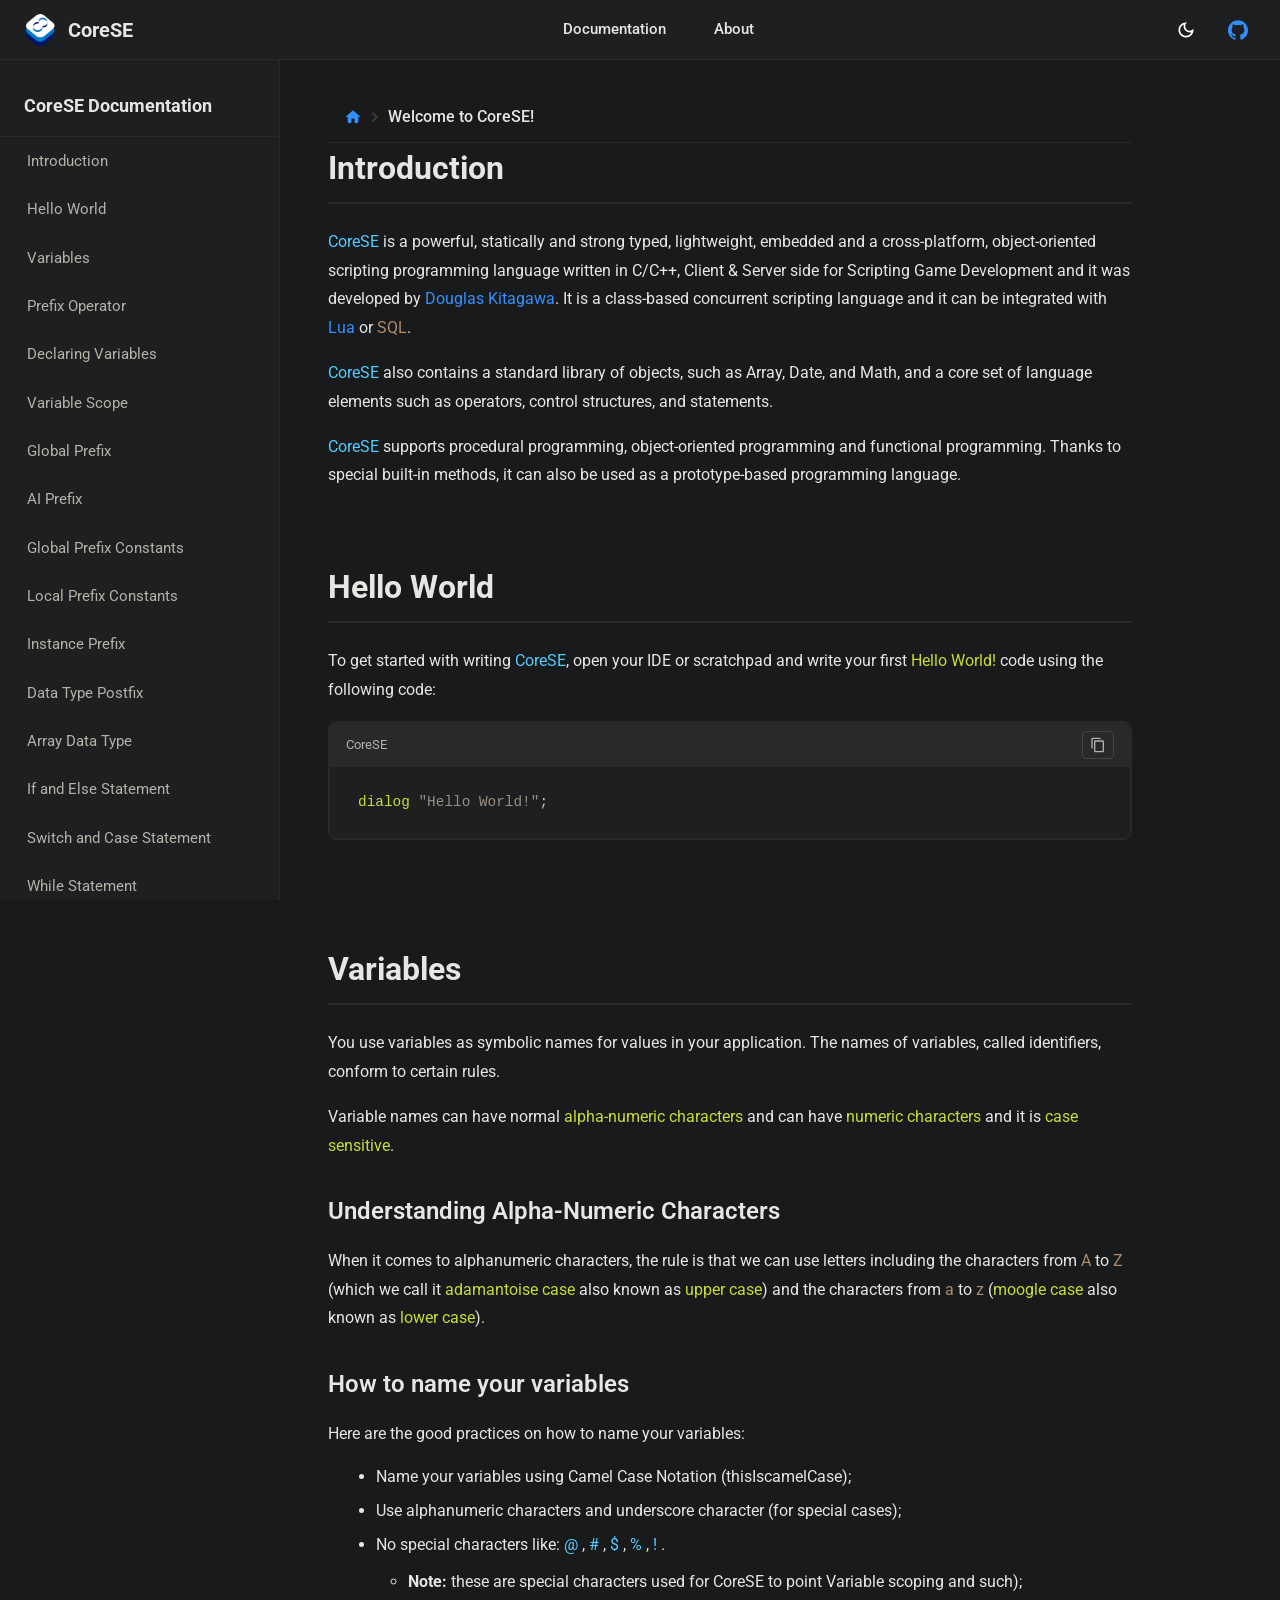
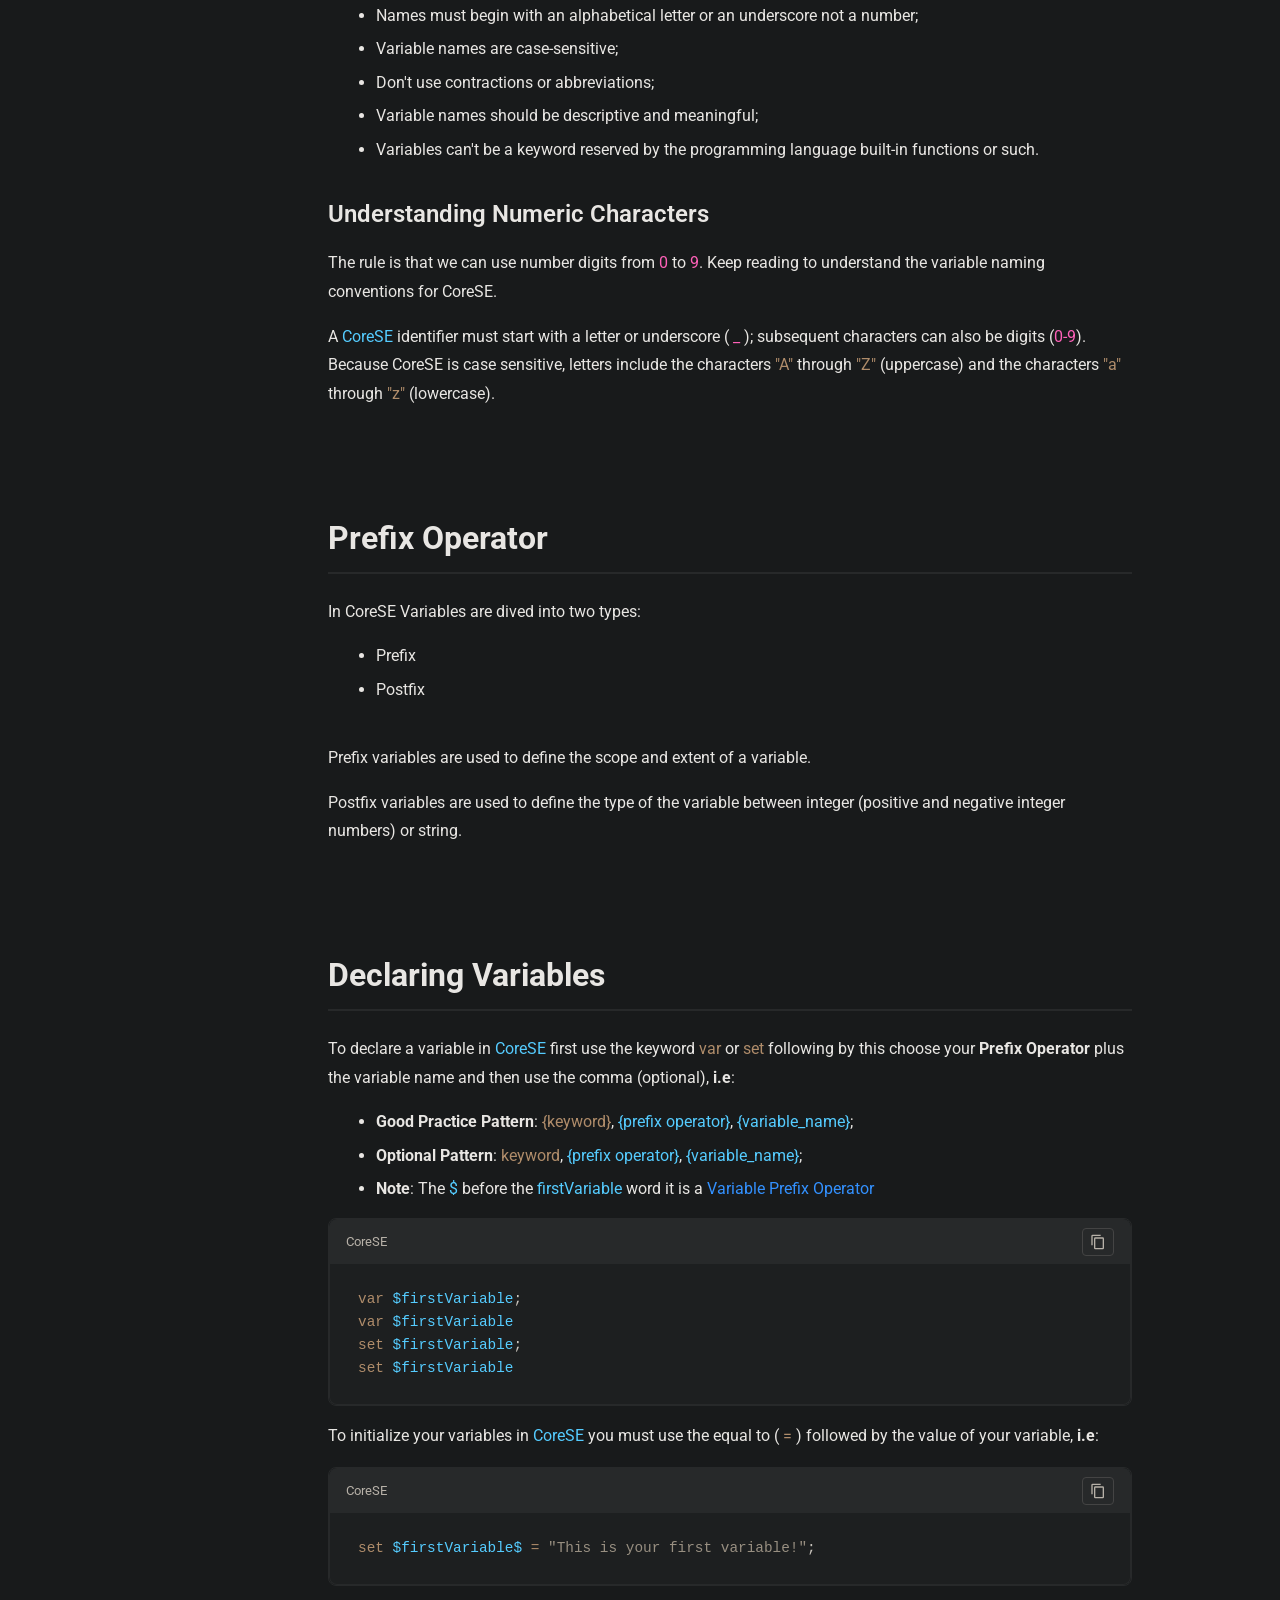
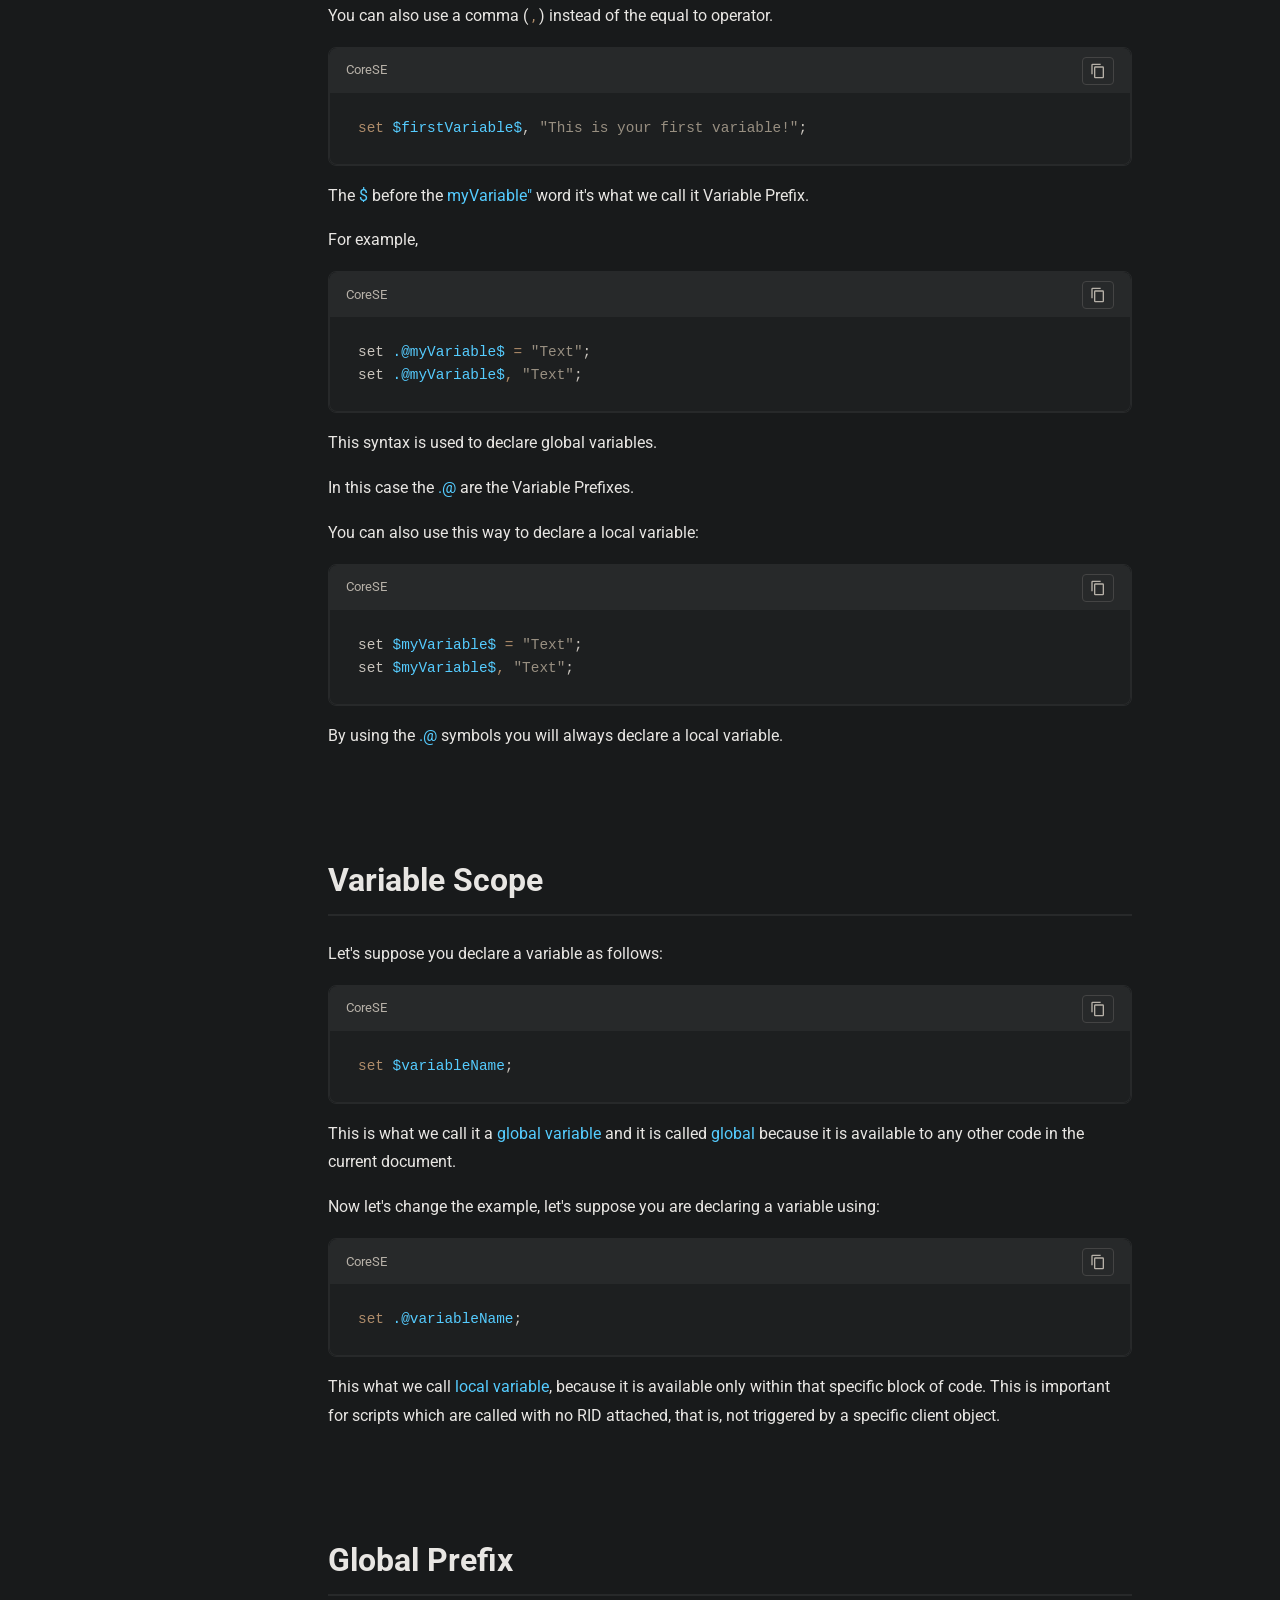
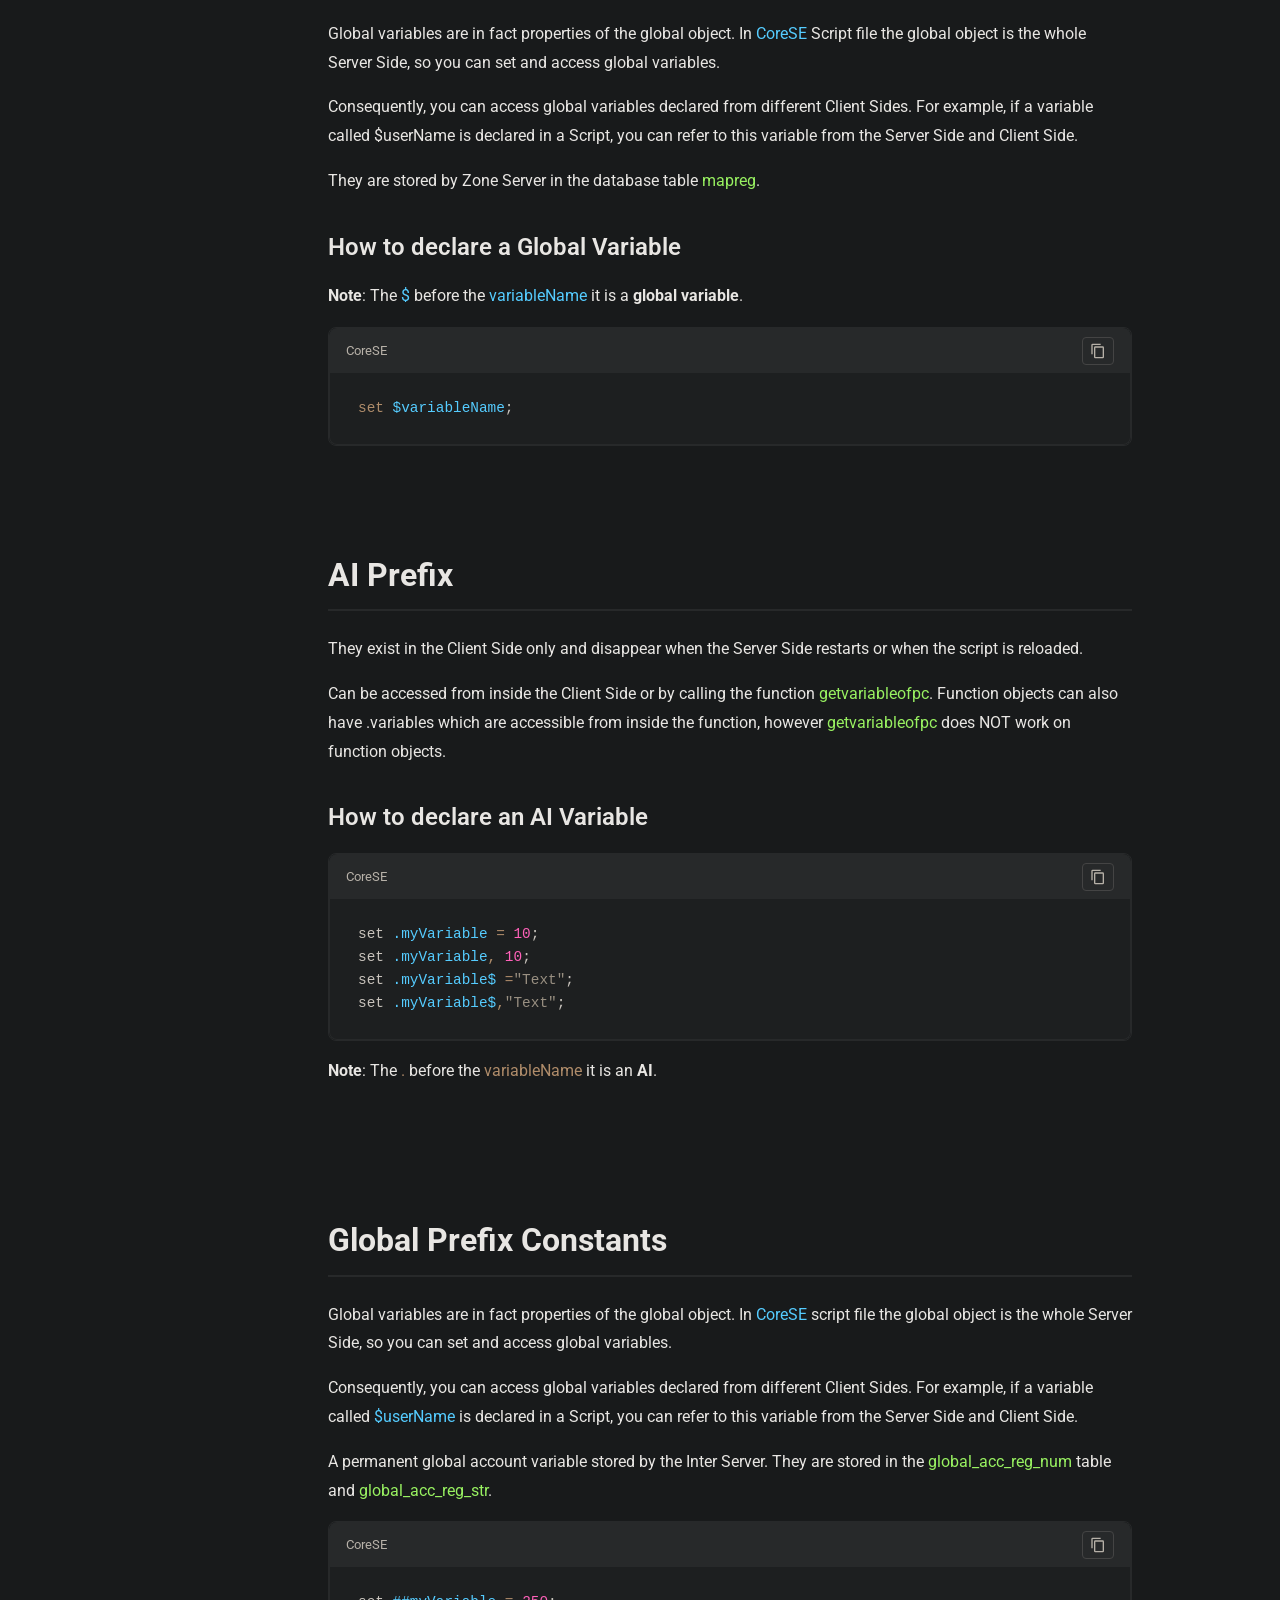
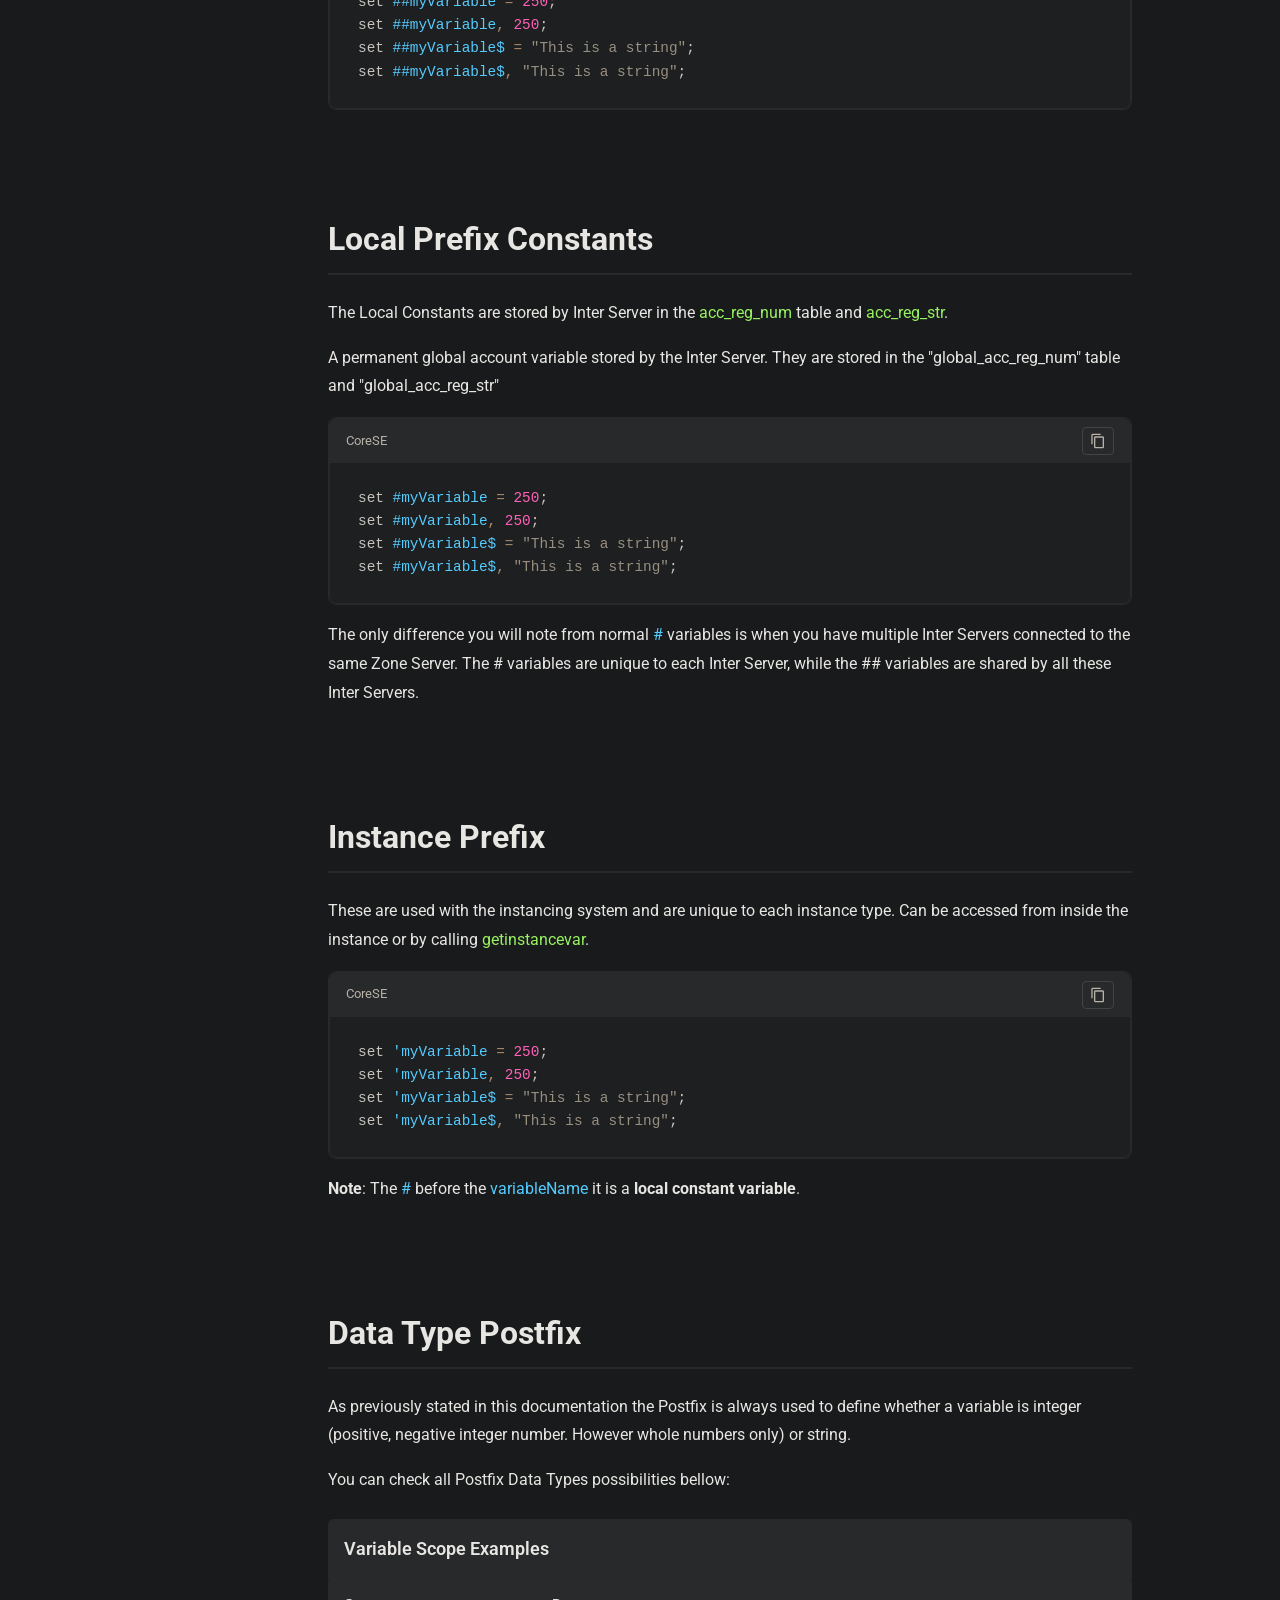
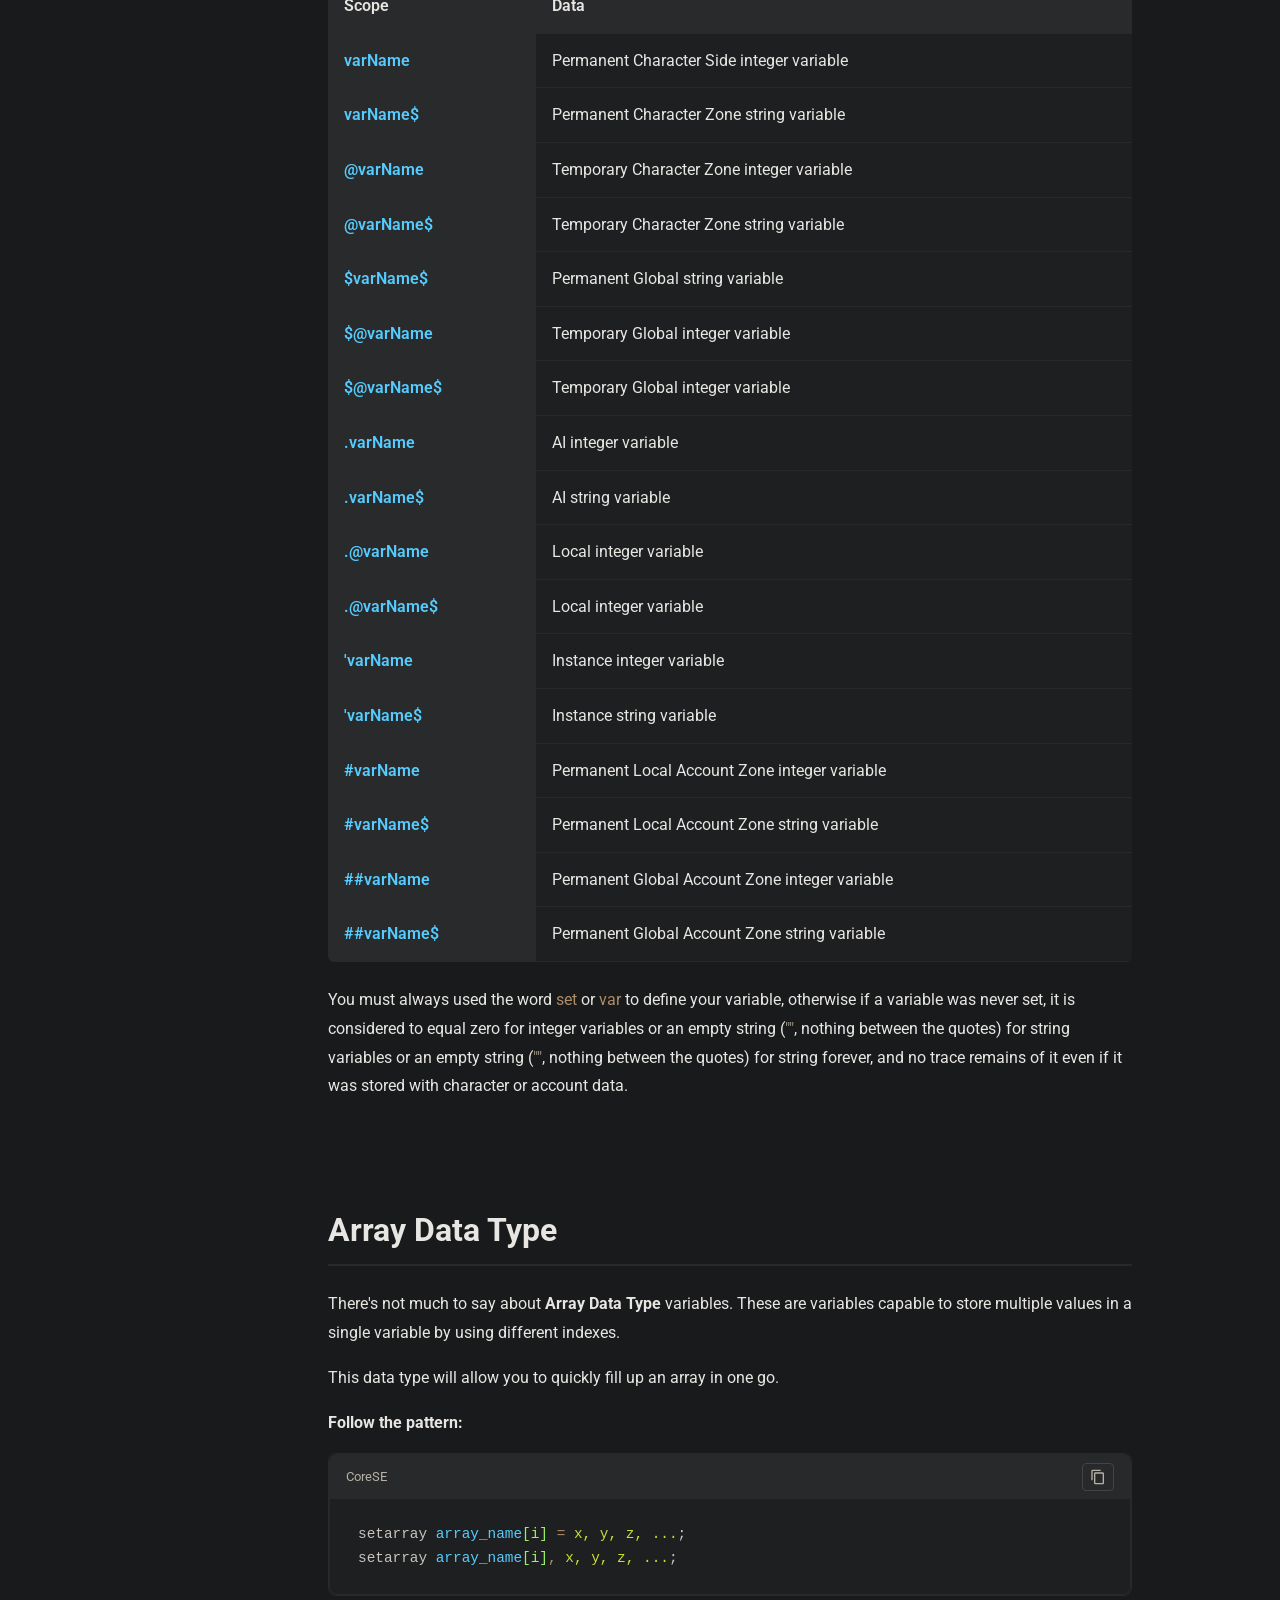
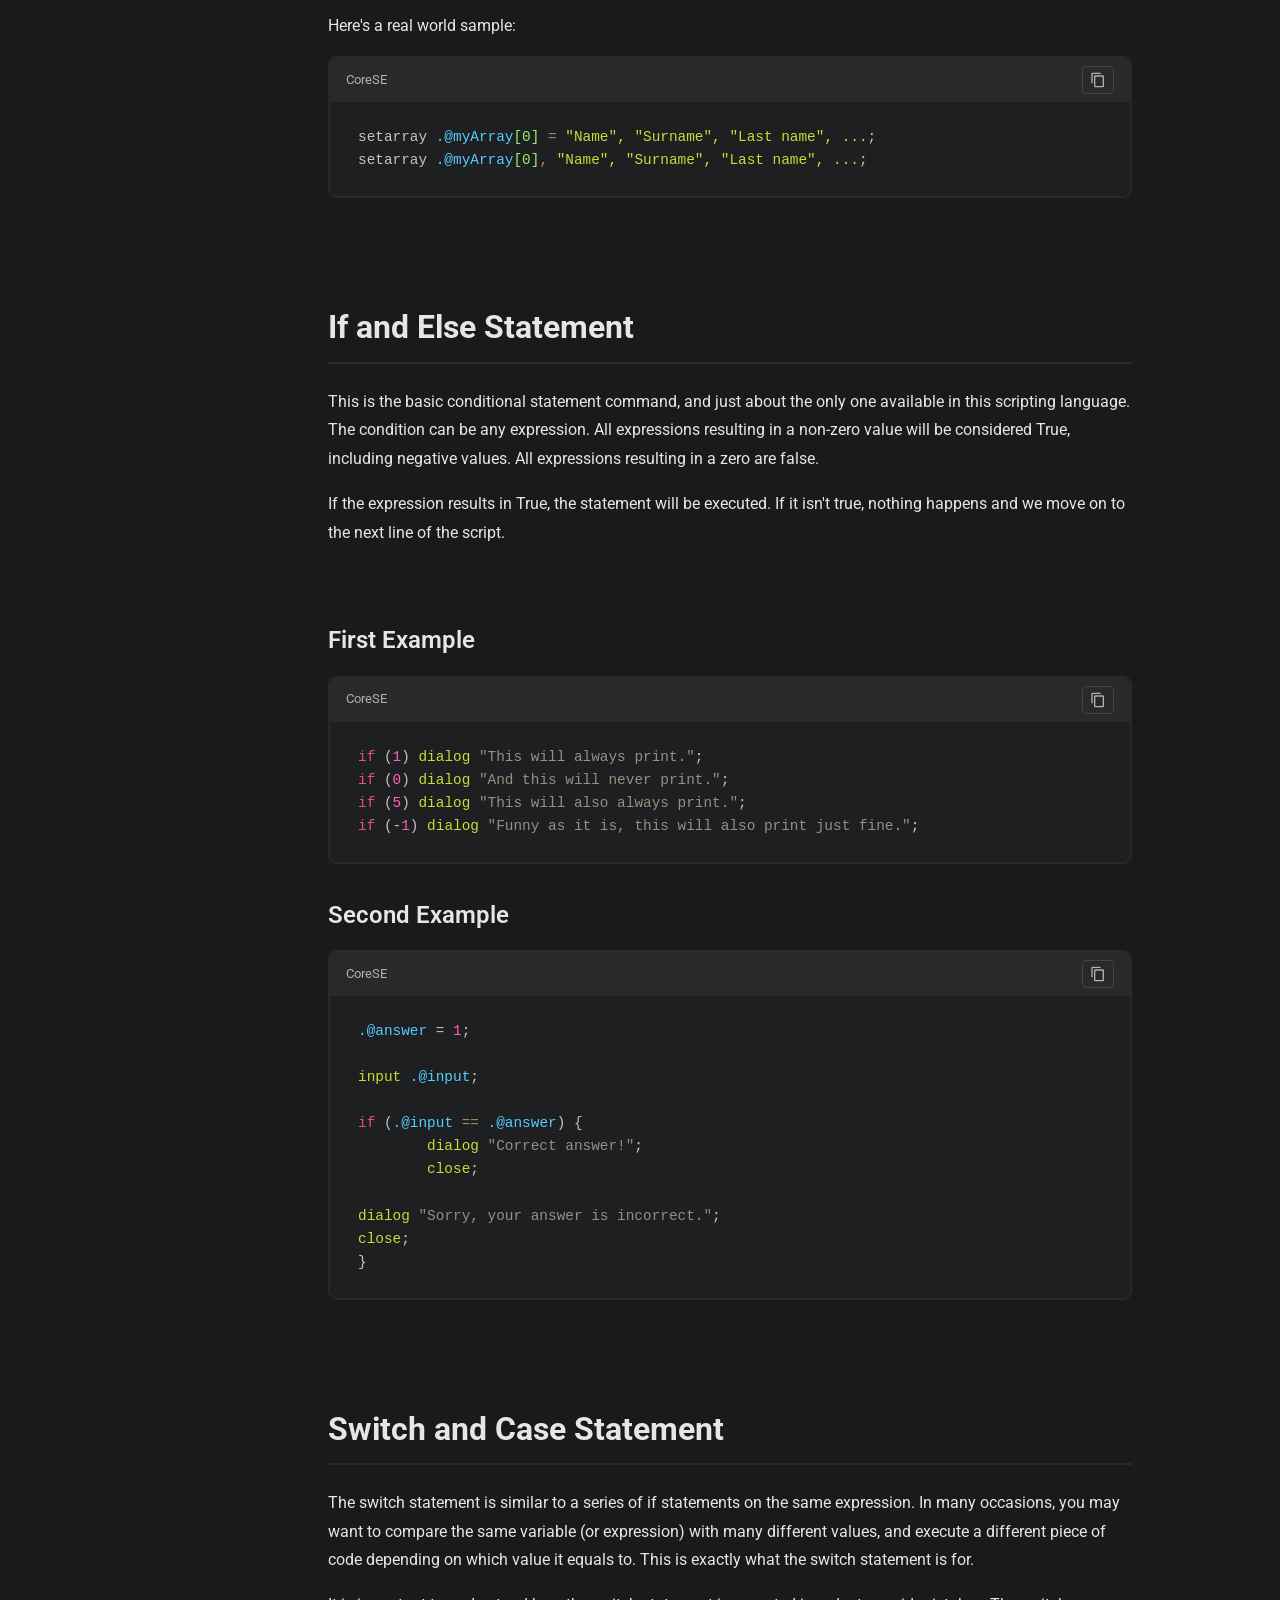
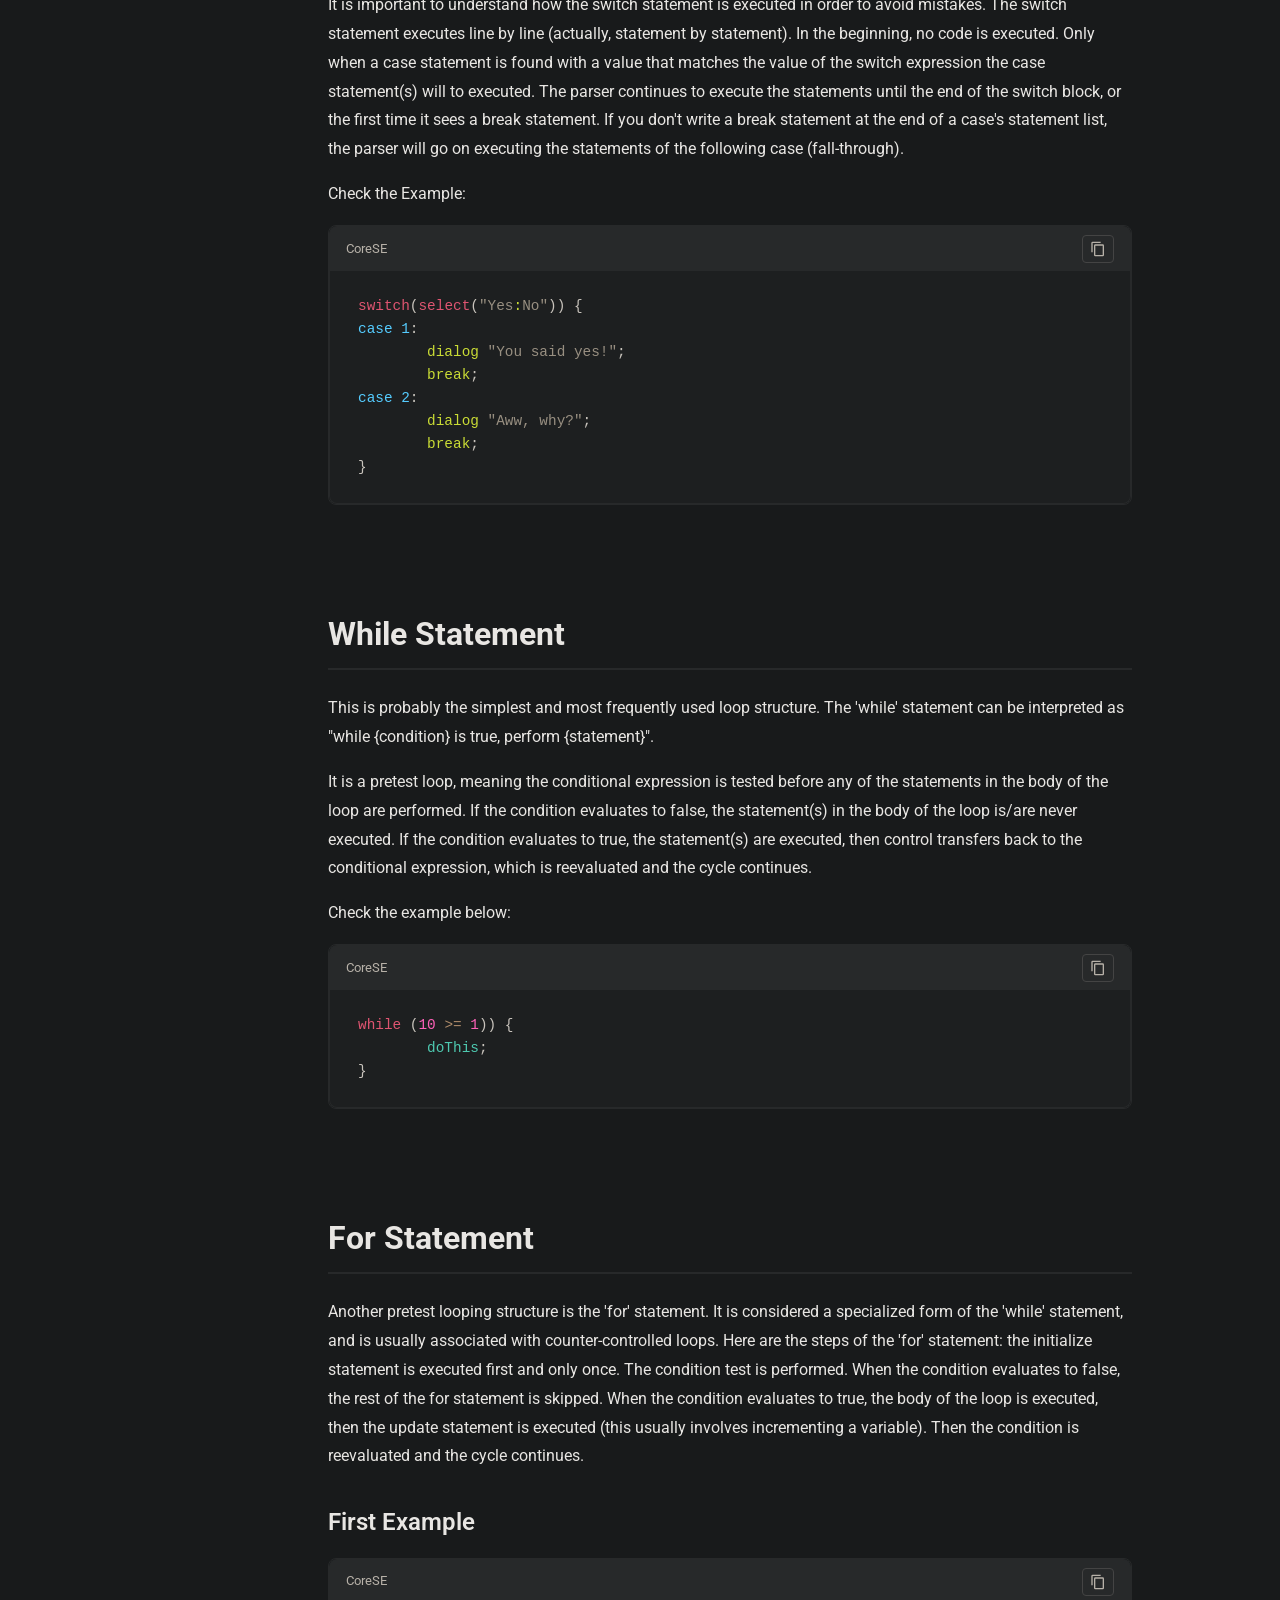
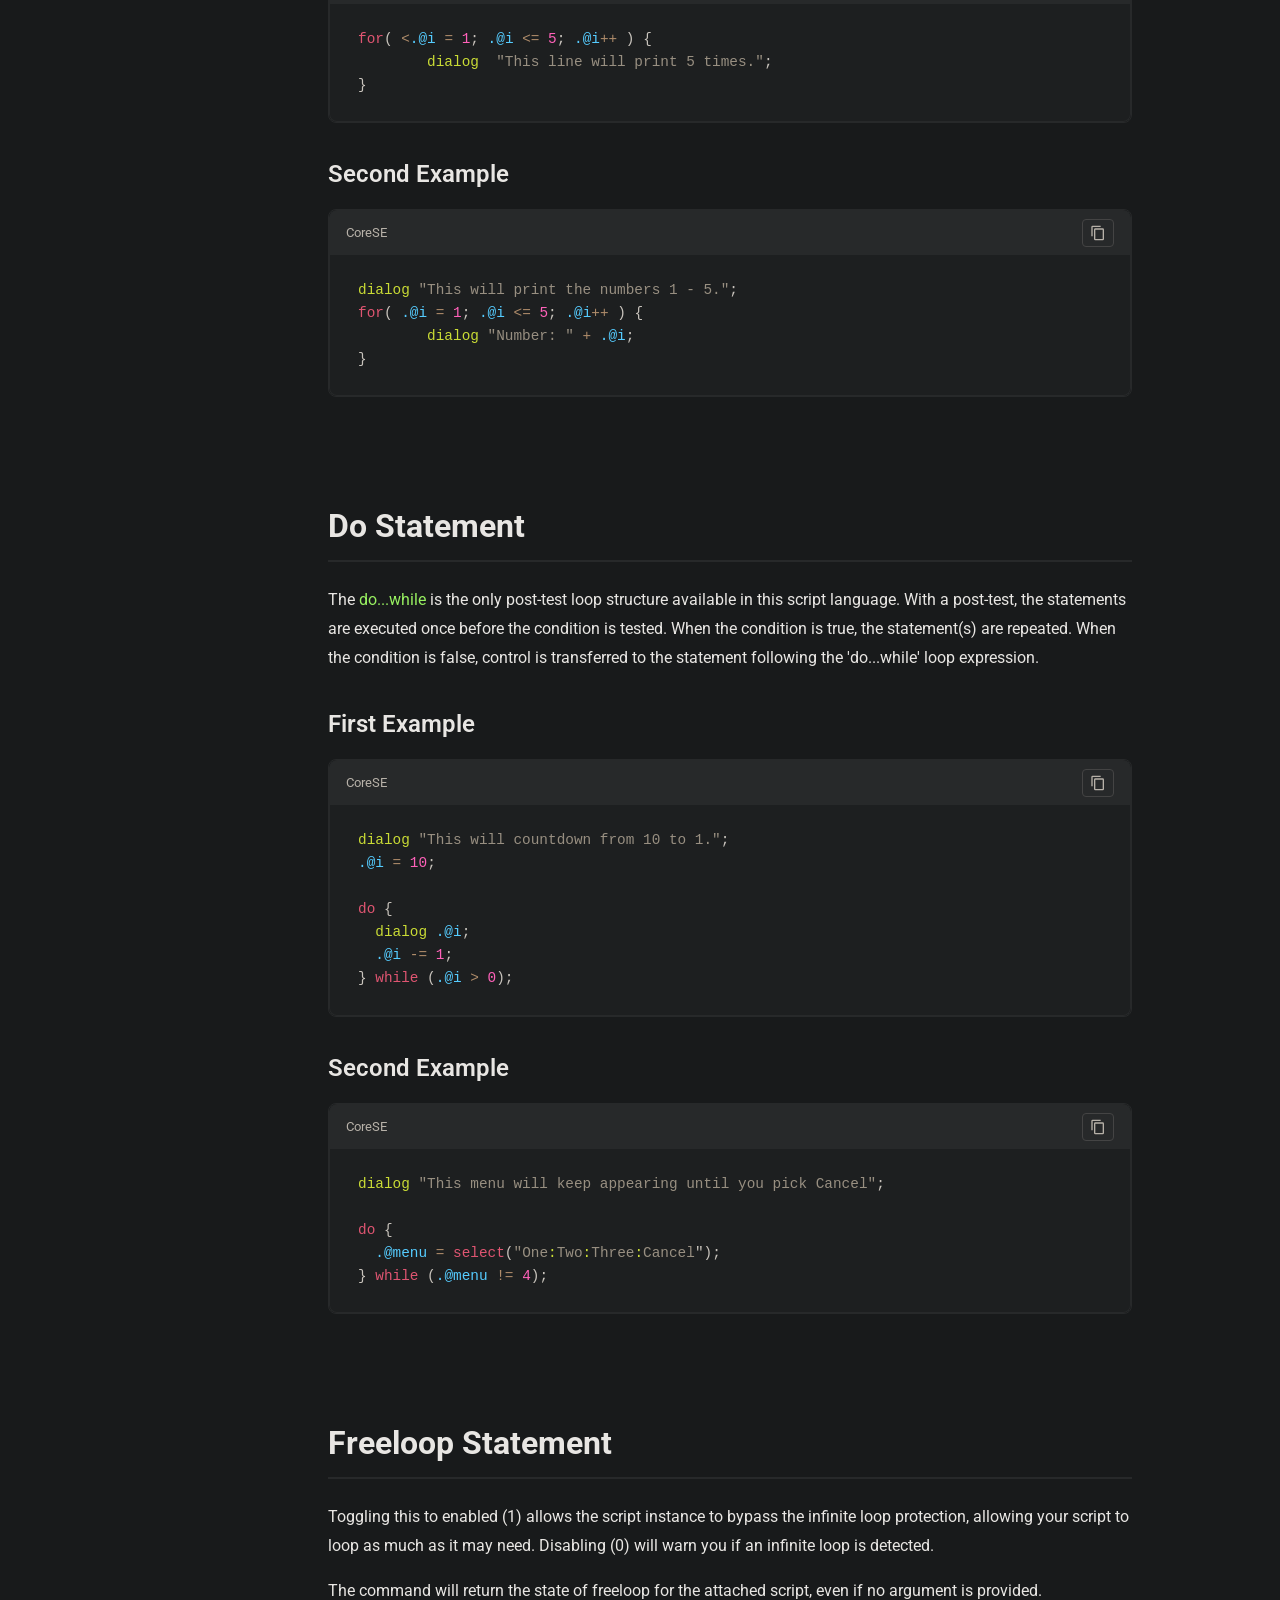
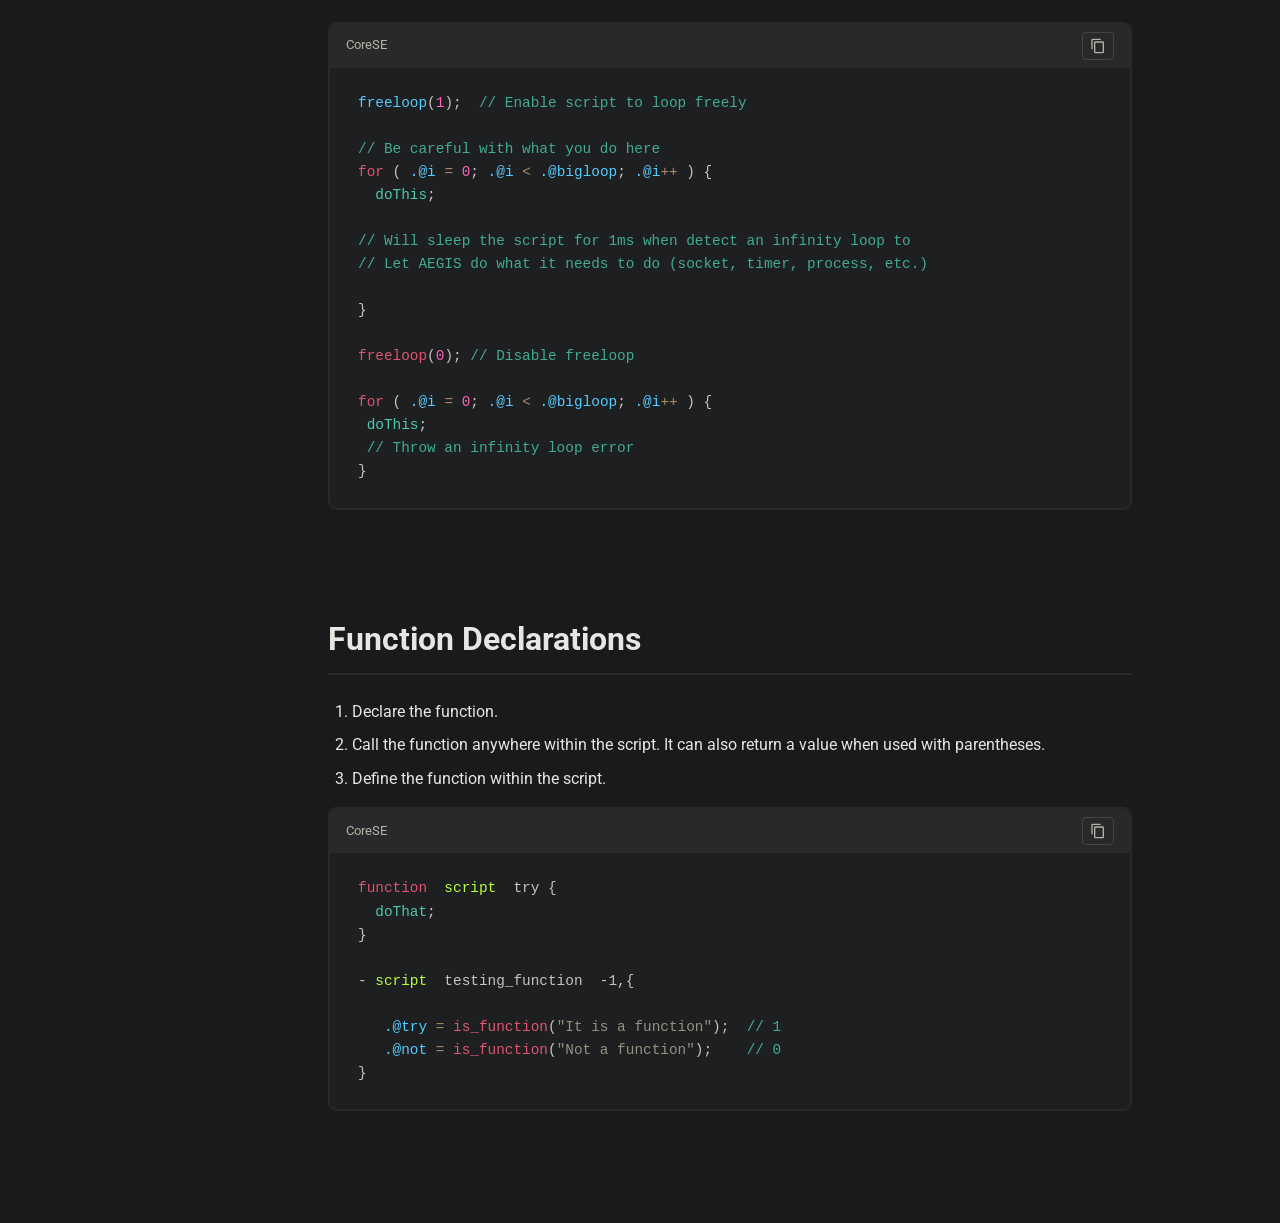
<file: index.html>
<!DOCTYPE html>
<!--
  Credits for the first Template Idea: freeCodeCamp.org
  Credits for the content, styling, logo, icon, favicon, accessibility and additional content: sdkitagawa
-->
<html lang="en">
<head>
  <meta charset="utf-8" />
  <meta name="viewport" content="width=device-width, initial-scale=1.0" />
  <meta name="theme-color" content="#1d1f20" />
  <link rel="stylesheet" href="css/prism.css" />
  <link rel="stylesheet" href="css/styles.css" />
  <link rel="shortcut icon" href="./assets/icon/favicon.ico" type="image/x-icon">
  <link rel="icon" type="image/png" href="./assets/icon/favicon.png" />
  <title>CoreSE Documentation</title>
</head>
<body>
  <input class="hamburger-menu" id="hamburger-toggle" type="checkbox">
  <nav class="navbar">
    <div class="navbar-left">
      <label class="hamburger-label" for="hamburger-toggle">
        <div class="toggle">
          <span class="top-line common"></span>
          <span class="middle-line common"></span>
          <span class="bottom-line common"></span>
        </div>
      </label>
      <a class="navbar-brand" href="/">
        <img src="./assets/images/logo.png" class="navbar-logo" alt="CoreSE Logo">
        <span class="navbar-title">CoreSE</span>
      </a>
    </div>
    <div class="navbar-center">
      <a class="navbar-link" href="index.html">Documentation</a>
      <a class="navbar-link" href="about.html">About</a>
    </div>
    <div class="navbar-right">
      <button class="theme-toggle" id="theme-toggle" aria-label="Toggle theme">
        <svg class="sun-icon" viewBox="0 0 24 24" width="20" height="20">
          <path fill="currentColor" d="M12,7c-2.76,0-5,2.24-5,5s2.24,5,5,5s5-2.24,5-5S14.76,7,12,7L12,7z M2,13l2,0c0.55,0,1-0.45,1-1s-0.45-1-1-1l-2,0c-0.55,0-1,0.45-1,1S1.45,13,2,13z M20,13l2,0c0.55,0,1-0.45,1-1s-0.45-1-1-1l-2,0c-0.55,0-1,0.45-1,1S19.45,13,20,13z M11,2v2c0,0.55,0.45,1,1,1s1-0.45,1-1V2c0-0.55-0.45-1-1-1S11,1.45,11,2z M11,20v2c0,0.55,0.45,1,1,1s1-0.45,1-1v-2c0-0.55-0.45-1-1-1C11.45,19,11,19.45,11,20z M5.99,4.58c-0.39-0.39-1.03-0.39-1.41,0c-0.39,0.39-0.39,1.03,0,1.41l1.06,1.06c0.39,0.39,1.03,0.39,1.41,0s0.39-1.03,0-1.41L5.99,4.58z M18.36,16.95c-0.39-0.39-1.03-0.39-1.41,0c-0.39,0.39-0.39,1.03,0,1.41l1.06,1.06c0.39,0.39,1.03,0.39,1.41,0c0.39-0.39,0.39-1.03,0-1.41L18.36,16.95z M19.42,5.99c0.39-0.39,0.39-1.03,0-1.41c-0.39-0.39-1.03-0.39-1.41,0l-1.06,1.06c-0.39,0.39-0.39,1.03,0,1.41s1.03,0.39,1.41,0L19.42,5.99z M7.05,18.36c0.39-0.39,0.39-1.03,0-1.41c-0.39-0.39-1.03-0.39-1.41,0l-1.06,1.06c-0.39,0.39-0.39,1.03,0,1.41s1.03,0.39,1.41,0L7.05,18.36z"/>
        </svg>
        <svg class="moon-icon" viewBox="0 0 24 24" width="20" height="20">
          <path fill="currentColor" d="M9.37,5.51C9.19,6.15,9.1,6.82,9.1,7.5c0,4.08,3.32,7.4,7.4,7.4c0.68,0,1.35-0.09,1.99-0.27C17.45,17.19,14.93,19,12,19c-3.86,0-7-3.14-7-7C5,9.07,6.81,6.55,9.37,5.51z M12,3c-4.97,0-9,4.03-9,9s4.03,9,9,9s9-4.03,9-9c0-0.46-0.04-0.92-0.1-1.36c-0.98,1.37-2.58,2.26-4.4,2.26c-2.98,0-5.4-2.42-5.4-5.4c0-1.81,0.89-3.42,2.26-4.4C12.92,3.04,12.46,3,12,3L12,3z"/>
        </svg>
      </button>
      <a class="github-link" href="https://github.com/sdkitagawa/corese" target="_blank" rel="noopener">
        <svg viewBox="0 0 24 24" width="20" height="20">
          <path fill="currentColor" d="M12,0.297c-6.63,0-12,5.373-12,12c0,5.303,3.438,9.8,8.205,11.385c0.6,0.113,0.82-0.258,0.82-0.577c0-0.285-0.01-1.04-0.015-2.04c-3.338,0.72-4.042-1.61-4.042-1.61C4.422,18.07,3.633,17.7,3.633,17.7c-1.087-0.744,0.084-0.729,0.084-0.729c1.205,0.084,1.838,1.236,1.838,1.236c1.07,1.835,2.809,1.305,3.495,0.998c0.108-0.776,0.417-1.305,0.76-1.605c-2.665-0.3-5.466-1.332-5.466-5.93c0-1.31,0.465-2.38,1.235-3.22c-0.135-0.303-0.54-1.523,0.105-3.176c0,0,1.005-0.322,3.3,1.23c0.96-0.267,1.983-0.399,3.003-0.404c1.02,0.005,2.047,0.137,3.006,0.404c2.291-1.552,3.297-1.23,3.297-1.23c0.645,1.653,0.24,2.873,0.12,3.176c0.765,0.84,1.23,1.91,1.23,3.22c0,4.61-2.805,5.625-5.475,5.92c0.42,0.36,0.81,1.096,0.81,2.22c0,1.606-0.015,2.896-0.015,3.286c0,0.315,0.21,0.696,0.825,0.57c4.765-1.589,8.2-6.085,8.2-11.385c0-6.627-5.373-12-12-12"/>
        </svg>
      </a>
    </div>
  </nav>
  <div class="sidebar">
    <aside>
      <nav id="navbar">
        <header class="sidebar-header">CoreSE Documentation</header>
          <ul>
              <li class="mobile-only"><a class="nav-link" href="index.html" aria-label="Documentation page">Documentation</a></li>
              <li class="mobile-only"><a class="nav-link" href="about.html" aria-label="About page">About</a></li>
              <li><a class="nav-link" href="#Introduction" aria-label="Introduction section">Introduction</a></li>
              <li><a class="nav-link" href="#Hello_World" aria-label="Hello World section">Hello World</a></li>
              <li><a class="nav-link" href="#Variables" aria-label="Variables section">Variables</a></li>
              <li><a class="nav-link" href="#Prefix_Operator" aria-label="Prefix Operators section">Prefix Operator</a></li>
              <li><a class="nav-link" href="#Declaring_Variables" aria-label="Variable Declaration section">Declaring Variables</a></li>
              <li><a class="nav-link" href="#Variable_Scope" aria-label="Variable Scope section">Variable Scope</a></li>
              <li><a class="nav-link" href="#Global_Prefix" aria-label="Global Prefixes section">Global Prefix</a></li>
              <li><a class="nav-link" href="#AI_Prefix" aria-label="AI Prefix section">AI Prefix</a></li>
              <li><a class="nav-link" href="#Global_Prefix_Constants" aria-label="Global Prefix Constants section">Global Prefix Constants</a></li>
              <li><a class="nav-link" href="#Local_Prefix_Constants" aria-label="Local Prefix Constants section">Local Prefix Constants</a></li>
              <li><a class="nav-link" href="#Instance_Prefix" aria-label="Instance Prefix section">Instance Prefix</a></li>
              <li><a class="nav-link" href="#Data_Type_Postfix" aria-label="Data Type Postfix section">Data Type Postfix</a></li>
              <li><a class="nav-link" href="#Array_Data_Type" aria-label="Array Data Type section">Array Data Type</a></li>
              <li><a class="nav-link" href="#If_and_Else_Statement" aria-label="If and Else section">If and Else Statement</a></li>
              <li><a class="nav-link" href="#Switch_and_Case_Statement" aria-label="Switch and Case section">Switch and Case Statement</a></li>
              <li><a class="nav-link" href="#While_Statement" aria-label="While Statement section">While Statement</a></li>
              <li><a class="nav-link" href="#For_Statement" aria-label="For Statement section">For Statement</a></li>
              <li><a class="nav-link" href="#Do_Statement" aria-label="Do Statement section">Do Statement</a></li>
              <li><a class="nav-link" href="#Freeloop_Statement" aria-label="Freeloop Statement section">Freeloop Statement</a></li>
              <li><a class="nav-link" href="#Function_Declarations" aria-label="Function Declarations section">Function Declarations</a></li>
          </ul>
      </nav>
    </aside>
  </div>
  <section id="Introduction"></section>
  <main id="main-doc">
    <nav class="breadcrumbs" aria-label="Breadcrumbs">
      <ul>
        <li class="arrow_character_item"><a href="index.html" class="breadcrumb-home" aria-label="Home page"><svg viewBox="0 0 24 24" width="18" height="18"><path fill="currentColor" d="M10 19v-5h4v5c0 .55.45 1 1 1h3c.55 0 1-.45 1-1v-7h1.7c.46 0 .68-.57.33-.87L12.67 3.6c-.38-.34-.96-.34-1.34 0l-8.36 7.53c-.34.3-.13.87.33.87H5v7c0 .55.45 1 1 1h3c.55 0 1-.45 1-1z"/></svg></a></li>
        <li class="arrow_character_item"><span>Welcome to CoreSE!</span></li>
      </ul>
    </nav>
    <section class="main-section" id="Introduction">
      <header class="header-control">Introduction</header>
      <p class="paragraph-padding"><span class="code-scope">CoreSE</span> is a powerful, statically and strong typed, lightweight, embedded and a cross-platform, object-oriented scripting programming language written in C/C++, Client & Server side for Scripting Game Development and it was developed by <a href="https://github.com/sdkitagawa" target="_blank">Douglas Kitagawa</a>. It is a class-based concurrent scripting language and it can be integrated with <a href="https://github.com/lua/lua">Lua</a> or <span class="code-common">SQL</span>.</p>
      <p class="paragraph-padding"><span class="code-scope">CoreSE</span> also contains a standard library of objects, such as Array, Date, and Math, and a core set of language elements such as operators, control structures, and statements.</p>
      <p><span class="code-scope">CoreSE</span> supports procedural programming, object-oriented programming and functional programming. Thanks to special built-in methods, it can also be used as a prototype-based programming language.</p>
    </section>
    <section class="main-section section-padding" id="Hello_World">
      <header class="header-control">Hello World</header>
      <p>To get started with writing <span class="code-scope">CoreSE</span>, open your IDE or scratchpad and write your first <span class="code-array-position">Hello World!</span> code using the following code:</p>

      <div class="code-block-wrapper">
        <div class="code-block-header">
          <span class="code-block-title">CoreSE</span>
          <button class="copy-button" aria-label="Copy code">
            <svg viewBox="0 0 24 24" width="16" height="16"><path fill="currentColor" d="M19,21H8V7H19M19,5H8A2,2 0 0,0 6,7V21A2,2 0 0,0 8,23H19A2,2 0 0,0 21,21V7A2,2 0 0,0 19,5M16,1H4A2,2 0 0,0 2,3V17H4V3H16V1Z"/></svg>
          </button>
        </div>
        <pre class="language-core"><code><span class="code-array-position">dialog</span> <span class="code-string">"Hello World!"</span><span class="code-keyword">;</span></code></pre>
      </div>

    </section>
    <section class="main-section section-padding" id="Variables">
      <header class="header-control">Variables</header>
      <p>You use variables as symbolic names for values in your application. The names of variables, called identifiers, conform to certain rules.</p>
      <p>Variable names can have normal <span class="code-array-position">alpha-numeric characters</span> and can have <span class="code-array-position">numeric characters</span> and it is <span class="code-array-position">case sensitive</span>.</p>

      <h1>Understanding Alpha-Numeric Characters</h1>
      <p>When it comes to alphanumeric characters, the rule is that we can use letters including the characters from <span class="code-common">A</span> to <span class="code-common">Z</span> (which we call it <span class="code-array-position">adamantoise case</span> also known as <span class="code-array-position">upper case</span>) and the characters from <span class="code-common">a</span> to <span class="code-common">z</span> (<span class="code-array-position">moogle case</span> also known as <span class="code-array-position">lower case</span>).</p>

      <h1>How to name your variables</h1>
      <p>Here are the good practices on how to name your variables:</p>
      <ul class="good-practices-list">
        <li>Name your variables using Camel Case Notation (thisIscamelCase);</li>
        <li>Use alphanumeric characters and underscore character (for special cases);</li>
        <li>No special characters like: <span class="code-scope">@</span> , <span class="code-scope">#</span> , <span class="code-scope">$</span> , <span class="code-scope">%</span> , <span class="code-scope">!</span> .
        <ul>
          <li>
            <b>Note:</b> these are special characters used for CoreSE to point Variable scoping and such);
          </li>
        </ul>
        <li>Names must begin with an alphabetical letter or an underscore not a number;</li>
        <li>Variable names are case-sensitive;</li>
        <li>Don't use contractions or abbreviations;</li>
        <li>Variable names should be descriptive and meaningful;</li>
        <li>Variables can't be a keyword reserved by the programming language built-in functions or such.</li>
      </ul>

      <h1>Understanding Numeric Characters</h1>
      <p>The rule is that we can use number digits from <span class="code-number">0</span> to <span class="code-number">9</span>. Keep reading to understand the variable naming conventions for CoreSE.</p>

      <p>A <span class="code-scope">CoreSE</span> identifier must start with a letter or underscore (<span class="code-number"> _ </span>); subsequent characters can also be digits (<span class="code-number">0-9</span>). Because CoreSE is case sensitive, letters include the characters <span class="code-common">"A"</span> through <span class="code-common">"Z"</span> (uppercase) and the characters <span class="code-common">"a"</span> through <span class="code-common">"z"</span> (lowercase).</p>
    </section>
    <section class="main-section section-padding" id="Prefix_Operator">
      <header class="header-control">Prefix Operator</header>
      <p>In CoreSE Variables are dived into two types:</p>
      <ul class="good-practices-list">
        <li>Prefix</li>
        <li>Postfix</li>
      </ul>
      <br />
      <p>Prefix variables are used to define the scope and extent of a variable.</p>
      <p>Postfix variables are used to define the type of the variable between integer (positive and negative integer numbers) or string.</p>
    </section>
    <section class="main-section section-padding" id="Declaring_Variables">
      <header class="header-control">Declaring Variables</header>
      <p>To declare a variable in <span class="code-scope">CoreSE</span> first use the keyword <span class="code-common">var</span> or <span class="code-common">set</span> following by this choose your <b>Prefix Operator</b> plus the variable name and then use the comma (optional), <b>i.e</b>:</p>

      <ul class="good-practices-list">
        <li><b>Good Practice Pattern</b>: <span class="code-common">{keyword}</span>, <span class="code-scope">{prefix operator}</span>, <span class="code-scope">{variable_name}</span>;<br /></li>
        <li><b>Optional Pattern</b>: <span class="code-common">keyword</span>, <span class="code-scope">{prefix operator}</span>, <span class="code-scope">{variable_name}</span>;</li>
        <li><b>Note</b>: The <span class="code-scope">$</span> before the <span class="code-scope">firstVariable</span> word it is a <a href="#Prefix_Operator">Variable Prefix Operator</a></li>
      </ul>

      <div class="code-block-wrapper">
        <div class="code-block-header">
          <span class="code-block-title">CoreSE</span>
          <button class="copy-button" aria-label="Copy code">
            <svg viewBox="0 0 24 24" width="16" height="16"><path fill="currentColor" d="M19,21H8V7H19M19,5H8A2,2 0 0,0 6,7V21A2,2 0 0,0 8,23H19A2,2 0 0,0 21,21V7A2,2 0 0,0 19,5M16,1H4A2,2 0 0,0 2,3V17H4V3H16V1Z"/></svg>
          </button>
        </div>
        <pre class="language-core"><code><span class="code-common">var</span> <span class="code-scope">$firstVariable</span>;
<span class="code-common">var</span> <span class="code-scope">$firstVariable</span>
<span class="code-common">set</span> <span class="code-scope">$firstVariable</span>;
<span class="code-common">set</span> <span class="code-scope">$firstVariable</span></code></pre>
      </div>

      <p>To initialize your variables in <span class="code-scope">CoreSE</span> you must use the equal to (<span class="code-common"> = </span>) followed by the value of your variable, <b>i.e</b>:</p>

      <div class="code-block-wrapper">
        <div class="code-block-header">
          <span class="code-block-title">CoreSE</span>
          <button class="copy-button" aria-label="Copy code">
            <svg viewBox="0 0 24 24" width="16" height="16"><path fill="currentColor" d="M19,21H8V7H19M19,5H8A2,2 0 0,0 6,7V21A2,2 0 0,0 8,23H19A2,2 0 0,0 21,21V7A2,2 0 0,0 19,5M16,1H4A2,2 0 0,0 2,3V17H4V3H16V1Z"/></svg>
          </button>
        </div>
        <pre class="language-core"><code><span class="code-common">set</span> <span class="code-scope">$firstVariable$</span> <span class="code-common">=</span> <span class="code-string">"This is your first variable!"</span>;</code></pre>
      </div>

      <p>You can also use a comma (<span class="code-common"> , </span>) instead of the equal to operator.</p>

      <div class="code-block-wrapper">
        <div class="code-block-header">
          <span class="code-block-title">CoreSE</span>
          <button class="copy-button" aria-label="Copy code">
            <svg viewBox="0 0 24 24" width="16" height="16"><path fill="currentColor" d="M19,21H8V7H19M19,5H8A2,2 0 0,0 6,7V21A2,2 0 0,0 8,23H19A2,2 0 0,0 21,21V7A2,2 0 0,0 19,5M16,1H4A2,2 0 0,0 2,3V17H4V3H16V1Z"/></svg>
          </button>
        </div>
        <pre class="language-core"><code><span class="code-common">set</span> <span class="code-scope">$firstVariable$</span>, <span class="code-string">"This is your first variable!"</span>;</code></pre>
      </div>

      <p class="paragraph-padding">The <span class="code-scope">$</span> before the <span class="code-scope">myVariable"</span> word it's what we call it Variable Prefix.</p>
      <p>For example,</p>

      <div class="code-block-wrapper">
        <div class="code-block-header">
          <span class="code-block-title">CoreSE</span>
          <button class="copy-button" aria-label="Copy code">
            <svg viewBox="0 0 24 24" width="16" height="16"><path fill="currentColor" d="M19,21H8V7H19M19,5H8A2,2 0 0,0 6,7V21A2,2 0 0,0 8,23H19A2,2 0 0,0 21,21V7A2,2 0 0,0 19,5M16,1H4A2,2 0 0,0 2,3V17H4V3H16V1Z"/></svg>
          </button>
        </div>
        <pre class="language-core"><code><span class="code-keyword">set</span> <span class="code-scope">.@myVariable$</span> <span class="code-common">=</span> <span class="code-string">"Text"</span><span class="code-keyword">;</span>
<span class="code-keyword">set</span> <span class="code-scope">.@myVariable$</span><span class="code-common">,</span> <span class="code-string">"Text"</span><span class="code-keyword">;</span></code></pre>
      </div>

      <p>This syntax is used to declare global variables.</p>
      <p>In this case the <span class="code-scope">.@</span> are the Variable Prefixes.</p>
      <p>You can also use this way to declare a local variable:</p>

      <div class="code-block-wrapper">
        <div class="code-block-header">
          <span class="code-block-title">CoreSE</span>
          <button class="copy-button" aria-label="Copy code">
            <svg viewBox="0 0 24 24" width="16" height="16"><path fill="currentColor" d="M19,21H8V7H19M19,5H8A2,2 0 0,0 6,7V21A2,2 0 0,0 8,23H19A2,2 0 0,0 21,21V7A2,2 0 0,0 19,5M16,1H4A2,2 0 0,0 2,3V17H4V3H16V1Z"/></svg>
          </button>
        </div>
        <pre class="language-core"><code><span class="code-keyword">set</span> <span class="code-scope">$myVariable$</span> <span class="code-common">=</span> <span class="code-string">"Text"</span><span class="code-keyword">;</span>
<span class="code-keyword">set</span> <span class="code-scope">$myVariable$</span><span class="code-common">,</span> <span class="code-string">"Text"</span><span class="code-keyword">;</span></code></pre>
      </div>

      <p>By using the <span class="code-scope">.@</span> symbols you will always declare a local variable.</p>
    </section>
    <section class="main-section section-padding" id="Variable_Scope">
      <header class="header-control">Variable Scope</header>
      <p>Let's suppose you declare a variable as follows:</p>

      <div class="code-block-wrapper">
        <div class="code-block-header">
          <span class="code-block-title">CoreSE</span>
          <button class="copy-button" aria-label="Copy code">
            <svg viewBox="0 0 24 24" width="16" height="16"><path fill="currentColor" d="M19,21H8V7H19M19,5H8A2,2 0 0,0 6,7V21A2,2 0 0,0 8,23H19A2,2 0 0,0 21,21V7A2,2 0 0,0 19,5M16,1H4A2,2 0 0,0 2,3V17H4V3H16V1Z"/></svg>
          </button>
        </div>
        <pre class="language-core"><code><span class="code-common">set</span> <span class="code-scope">$variableName</span>;</code></pre>
      </div>

      <p>This is what we call it a <span class="code-scope">global variable</span> and it is called <span class="code-scope">global</span> because it is available to any other code in the current document.</p>
      <p>Now let's change the example, let's suppose you are declaring a variable using:</p>

      <div class="code-block-wrapper">
        <div class="code-block-header">
          <span class="code-block-title">CoreSE</span>
          <button class="copy-button" aria-label="Copy code">
            <svg viewBox="0 0 24 24" width="16" height="16"><path fill="currentColor" d="M19,21H8V7H19M19,5H8A2,2 0 0,0 6,7V21A2,2 0 0,0 8,23H19A2,2 0 0,0 21,21V7A2,2 0 0,0 19,5M16,1H4A2,2 0 0,0 2,3V17H4V3H16V1Z"/></svg>
          </button>
        </div>
        <pre class="language-core"><code><span class="code-common">set</span> <span class="code-scope">.@variableName</span>;</code></pre>
      </div>

      <p>This what we call <span class="code-scope">local variable</span>, because it is available only within that specific block of code. This is important for scripts which are called with no RID attached, that is, not triggered by a specific client object.</p>

    </section>
    <section class="main-section section-padding" id="Global_Prefix">
      <header class="header-control">Global Prefix</header>
      <p>Global variables are in fact properties of the global object. In <span class="code-scope">CoreSE</span> Script file the global object is the whole Server Side, so you can set and access global variables.</p>
      <p>Consequently, you can access global variables declared from different Client Sides. For example, if a variable called $userName is declared in a Script, you can refer to this variable from the Server Side and Client Side.</p>
      <p>They are stored by Zone Server in the database table <span class="code-array">mapreg</span>.</p>

      <h1>How to declare a Global Variable</h1>
      <p><b>Note</b>: The <span class="code-scope">$</span> before the <span class="code-scope">variableName</span> it is a <b>global variable</b>.</p>

      <div class="code-block-wrapper">
        <div class="code-block-header">
          <span class="code-block-title">CoreSE</span>
          <button class="copy-button" aria-label="Copy code">
            <svg viewBox="0 0 24 24" width="16" height="16"><path fill="currentColor" d="M19,21H8V7H19M19,5H8A2,2 0 0,0 6,7V21A2,2 0 0,0 8,23H19A2,2 0 0,0 21,21V7A2,2 0 0,0 19,5M16,1H4A2,2 0 0,0 2,3V17H4V3H16V1Z"/></svg>
          </button>
        </div>
        <pre class="language-core"><code><span class="code-common">set</span> <span class="code-scope">$variableName</span>;</code></pre>
      </div>
    </section>
    <section class="main-section section-padding" id="AI_Prefix">
      <header class="header-control">AI Prefix</header>
      <p>They exist in the Client Side only and disappear when the Server Side restarts or when the script is reloaded.</p>
      <p>Can be accessed from inside the Client Side or by calling the function <span class="code-array">getvariableofpc</span>. Function objects can also have .variables which are accessible from inside the function, however <span class="code-array">getvariableofpc</span> does NOT work on function objects.</p>

      <h1>How to declare an AI Variable</h1>

      <div class="code-block-wrapper">
        <div class="code-block-header">
          <span class="code-block-title">CoreSE</span>
          <button class="copy-button" aria-label="Copy code">
            <svg viewBox="0 0 24 24" width="16" height="16"><path fill="currentColor" d="M19,21H8V7H19M19,5H8A2,2 0 0,0 6,7V21A2,2 0 0,0 8,23H19A2,2 0 0,0 21,21V7A2,2 0 0,0 19,5M16,1H4A2,2 0 0,0 2,3V17H4V3H16V1Z"/></svg>
          </button>
        </div>
        <pre class="language-core"><code><span class="code-keyword">set</span> <span class="code-scope">.myVariable</span> <span class="code-common">=</span> <span class="code-number">10</span><span class="code-keyword">;</span>
<span class="code-keyword">set</span> <span class="code-scope">.myVariable</span><span class="code-common">,</span> <span class="code-number">10</span><span class="code-keyword">;</span>
<span class="code-keyword">set</span> <span class="code-scope">.myVariable$</span> <span class="code-common">=</span><span class="code-string">"Text"</span><span class="code-keyword">;</span>
<span class="code-keyword">set</span> <span class="code-scope">.myVariable$</span><span class="code-common">,</span><span class="code-string">"Text"</span><span class="code-keyword">;</span></code></pre>
      </div>

      <p><b>Note</b>: The <span class="code-common">.</span> before the <span class="code-common">variableName</span> it is an <b>AI</b>.</p>

    </section>
    <br />
    <section class="main-section section-padding" id="Global_Prefix_Constants">
      <header class="header-control">Global Prefix Constants</header>
      <p>Global variables are in fact properties of the global object. In <span class="code-scope">CoreSE</span> script file the global object is the whole Server Side, so you can set and access global variables.</p>
      <p>Consequently, you can access global variables declared from different Client Sides. For example, if a variable called <span class="code-scope">$userName</span> is declared in a Script, you can refer to this variable from the Server Side and Client Side.</p>
      <p>A permanent global account variable stored by the Inter Server. They are stored in the <span class="code-array">global_acc_reg_num</span> table and <span class="code-array">global_acc_reg_str</span>.</p>

      <div class="code-block-wrapper">
        <div class="code-block-header">
          <span class="code-block-title">CoreSE</span>
          <button class="copy-button" aria-label="Copy code">
            <svg viewBox="0 0 24 24" width="16" height="16"><path fill="currentColor" d="M19,21H8V7H19M19,5H8A2,2 0 0,0 6,7V21A2,2 0 0,0 8,23H19A2,2 0 0,0 21,21V7A2,2 0 0,0 19,5M16,1H4A2,2 0 0,0 2,3V17H4V3H16V1Z"/></svg>
          </button>
        </div>
        <pre class="language-core"><code><span class="code-keyword">set</span> <span class="code-scope">##myVariable</span> <span class="code-common">=</span> <span class="code-number">250</span><span class="code-keyword">;</span>
<span class="code-keyword">set</span> <span class="code-scope">##myVariable</span><span class="code-common">,</span> <span class="code-number">250</span><span class="code-keyword">;</span>
<span class="code-keyword">set</span> <span class="code-scope">##myVariable$</span> <span class="code-common">=</span> <span class="code-string">"This is a string"</span><span class="code-keyword">;</span>
<span class="code-keyword">set</span> <span class="code-scope">##myVariable$</span><span class="code-common">,</span> <span class="code-string">"This is a string"</span><span class="code-keyword">;</span></code></pre>
      </div>

    </section>
    <section class="main-section section-padding" id="Local_Prefix_Constants">
      <header class="header-control">Local Prefix Constants</header>
      <p>The Local Constants are stored by Inter Server in the <span class="code-array">acc_reg_num</span> table and <span class="code-array">acc_reg_str</span>.</p>
      <p>A permanent global account variable stored by the Inter Server. They are stored in the "global_acc_reg_num" table and "global_acc_reg_str"</p>

      <div class="code-block-wrapper">
        <div class="code-block-header">
          <span class="code-block-title">CoreSE</span>
          <button class="copy-button" aria-label="Copy code">
            <svg viewBox="0 0 24 24" width="16" height="16"><path fill="currentColor" d="M19,21H8V7H19M19,5H8A2,2 0 0,0 6,7V21A2,2 0 0,0 8,23H19A2,2 0 0,0 21,21V7A2,2 0 0,0 19,5M16,1H4A2,2 0 0,0 2,3V17H4V3H16V1Z"/></svg>
          </button>
        </div>
        <pre class="language-core"><code><span class="code-keyword">set</span> <span class="code-scope">#myVariable</span> <span class="code-common">=</span> <span class="code-number">250</span><span class="code-keyword">;</span>
<span class="code-keyword">set</span> <span class="code-scope">#myVariable</span><span class="code-common">,</span> <span class="code-number">250</span><span class="code-keyword">;</span>
<span class="code-keyword">set</span> <span class="code-scope">#myVariable$</span> <span class="code-common">=</span> <span class="code-string">"This is a string"</span><span class="code-keyword">;</span>
<span class="code-keyword">set</span> <span class="code-scope">#myVariable$</span><span class="code-common">,</span> <span class="code-string">"This is a string"</span><span class="code-keyword">;</span></code></pre>
      </div>

      <p>The only difference you will note from normal <span class="code-scope">#</span> variables is when you have multiple Inter Servers connected to the same Zone Server. The # variables are unique to each Inter Server, while the ## variables are shared by all these Inter Servers.</p>
    </section>
    <section class="main-section section-padding" id="Instance_Prefix">
      <header class="header-control">Instance Prefix</header>
      <p>These are used with the instancing system and are unique to each instance type. Can be accessed from inside the instance or by calling <span class="code-array">getinstancevar</span>.</p>

      <div class="code-block-wrapper">
        <div class="code-block-header">
          <span class="code-block-title">CoreSE</span>
          <button class="copy-button" aria-label="Copy code">
            <svg viewBox="0 0 24 24" width="16" height="16"><path fill="currentColor" d="M19,21H8V7H19M19,5H8A2,2 0 0,0 6,7V21A2,2 0 0,0 8,23H19A2,2 0 0,0 21,21V7A2,2 0 0,0 19,5M16,1H4A2,2 0 0,0 2,3V17H4V3H16V1Z"/></svg>
          </button>
        </div>
        <pre class="language-core"><code><span class="code-keyword">set</span> <span class="code-scope">'myVariable</span> <span class="code-common">=</span> <span class="code-number">250</span><span class="code-keyword">;</span>
<span class="code-keyword">set</span> <span class="code-scope">'myVariable</span><span class="code-common">,</span> <span class="code-number">250</span><span class="code-keyword">;</span>
<span class="code-keyword">set</span> <span class="code-scope">'myVariable$</span> <span class="code-common">=</span> <span class="code-string">"This is a string"</span><span class="code-keyword">;</span>
<span class="code-keyword">set</span> <span class="code-scope">'myVariable$</span><span class="code-common">,</span> <span class="code-string">"This is a string"</span><span class="code-keyword">;</span></code></pre>
      </div>

      <p><b>Note</b>: The <span class="code-scope">#</span> before the <span class="code-scope">variableName</span> it is a <b>local constant variable</b>.</p>
    </section>
    <section class="main-section section-padding" id="Data_Type_Postfix">
      <header class="header-control">Data Type Postfix</header>
      <p>As previously stated in this documentation the Postfix is always used to define whether a variable is integer (positive, negative integer number. However whole numbers only) or string.</p>
      <p>You can check all  Postfix Data Types possibilities bellow:</p>

          <table>
            <caption>Variable Scope Examples</caption>
            <thead>
            </thead>
            <tbody>
              <tr class="table-padding">
                <th class="table-padding">Scope</th>
                <th class="table-padding">Data</th>
              </tr>
              <tr class="table-padding">
                <th><span class="code-scope">varName</span></span></th>
                <td>Permanent Character Side integer variable</td>
              </tr>
              <tr class="table-padding">
                <th><span class="code-scope">varName$</span></span></th>
                <td>Permanent Character Zone string variable</td>
              </tr>
              <tr class="table-padding">
                <th><span class="code-scope">@varName</span></th>
                <td>Temporary Character Zone integer variable</td>
              </tr>
              <tr class="table-padding">
                <th><span class="code-scope">@varName$</span></th>
                <td>Temporary Character Zone string variable</td>
              </tr>
              <tr class="table-padding">
                <th><span class="code-scope">$varName$</span></th>
                <td>Permanent Global string variable</td>
              </tr>
              <tr class="table-padding">
                <th><span class="code-scope">$@varName</span></th>
                <td>Temporary Global integer variable</td>
              </tr>
              <tr class="table-padding">
                <th><span class="code-scope">$@varName$</span></th>
                <td>Temporary Global integer variable</td>
              </tr>
              <tr class="table-padding">
                <th><span class="code-scope">.varName</span></th>
                <td>AI integer variable</td>
              </tr>
              <tr class="table-padding">
                <th><span class="code-scope">.varName$</span></th>
                <td>AI string variable</td>
              </tr>
              <tr class="table-padding">
                <th><span class="code-scope">.@varName</span></th>
                <td>Local integer variable</td>
              </tr>
              <tr class="table-padding">
                <th><span class="code-scope">.@varName$</span></th>
                <td>Local integer variable</td>
              </tr>
              <tr class="table-padding">
                <th><span class="code-scope">'varName</span></th>
                <td>Instance integer variable</td>
              </tr>
              <tr class="table-padding">
                <th><span class="code-scope">'varName$</span></th>
                <td>Instance string variable</td>
              </tr>
              <tr class="table-padding">
                <th><span class="code-scope">#varName</span></th>
                <td>Permanent Local Account Zone integer variable</td>
              </tr>
              <tr class="table-padding">
                <th><span class="code-scope">#varName$</span></th>
                <td>Permanent Local Account Zone string variable</td>
              </tr>
              <tr class="table-padding">
                <th><span class="code-scope">##varName</span></th>
                <td>Permanent Global Account Zone integer variable</td>
              </tr>
              <tr class="table-padding">
                <th><span class="code-scope">##varName$</span></th>
                <td>Permanent Global Account Zone string variable</td>
              </tr>
            </tbody>
          </table>

      <p>You must always used the word <span class="code-common">set</span> or <span class="code-common">var</span> to define your variable, otherwise if a variable was never set, it is considered to equal zero for integer variables or an empty string (<span class="code-string">""</span>, nothing between the quotes) for string variables or an empty string (<span class="code-string">""</span>, nothing between the quotes) for string forever, and no trace remains of it even if it was stored with character or account data.</p>

    </section>
    <section class="main-section section-padding" id="Array_Data_Type">
      <header class="header-control">Array Data Type</header>
      <p>There's not much to say about <b>Array Data Type</b> variables. These are variables capable to store multiple values in a single variable by using different indexes.</p>
      <p>This data type will allow you to quickly fill up an array in one go.</p>
      <p><b>Follow the pattern:</b></p>

      <div class="code-block-wrapper">
        <div class="code-block-header">
          <span class="code-block-title">CoreSE</span>
          <button class="copy-button" aria-label="Copy code">
            <svg viewBox="0 0 24 24" width="16" height="16"><path fill="currentColor" d="M19,21H8V7H19M19,5H8A2,2 0 0,0 6,7V21A2,2 0 0,0 8,23H19A2,2 0 0,0 21,21V7A2,2 0 0,0 19,5M16,1H4A2,2 0 0,0 2,3V17H4V3H16V1Z"/></svg>
          </button>
        </div>
        <pre class="language-core"><code><span class="code-keyword">setarray</span> <span class="code-scope">array_name</span><span class="code-array">[i]</span></span> <span class="code-common">=</span> <span class="code-array-position">x, y, z, ...</span>;
<span class="code-keyword">setarray</span> <span class="code-scope">array_name</span><span class="code-array">[i]</span></span><span class="code-common">,</span> <span class="code-array-position">x, y, z, ...</span>;</code></pre>
      </div>

      <p>Here's a real world sample:</p>

      <div class="code-block-wrapper">
        <div class="code-block-header">
          <span class="code-block-title">CoreSE</span>
          <button class="copy-button" aria-label="Copy code">
            <svg viewBox="0 0 24 24" width="16" height="16"><path fill="currentColor" d="M19,21H8V7H19M19,5H8A2,2 0 0,0 6,7V21A2,2 0 0,0 8,23H19A2,2 0 0,0 21,21V7A2,2 0 0,0 19,5M16,1H4A2,2 0 0,0 2,3V17H4V3H16V1Z"/></svg>
          </button>
        </div>
        <pre class="language-core"><code><span class="code-keyword">setarray</span> <span class="code-scope">.@myArray</span><span class="code-array">[0]</span></span> <span class="code-common">=</span> <span class="code-array-position">"Name", "Surname", "Last name", ...</span>;
<span class="code-keyword">setarray</span> <span class="code-scope">.@myArray</span><span class="code-array">[0]</span></span><span class="code-common">,</span> <span class="code-array-position">"Name", "Surname", "Last name", ...</span>;</code></pre>
      </div>

    </section>
    <section class="main-section section-padding" id="If_and_Else_Statement">
      <header class="header-control">If and Else Statement</header>
      <p>This is the basic conditional statement command, and just about the only one available in this scripting language. The condition can be any expression. All expressions resulting in a non-zero value will be considered True, including negative values. All expressions resulting in a zero are false.</p>
      <p>If the expression results in True, the statement will be executed. If it isn't true, nothing happens and we move on to the next line of the script.</p>
    <br />

    <h1>First Example</h1>
      <div class="code-block-wrapper">
        <div class="code-block-header">
          <span class="code-block-title">CoreSE</span>
          <button class="copy-button" aria-label="Copy code">
            <svg viewBox="0 0 24 24" width="16" height="16"><path fill="currentColor" d="M19,21H8V7H19M19,5H8A2,2 0 0,0 6,7V21A2,2 0 0,0 8,23H19A2,2 0 0,0 21,21V7A2,2 0 0,0 19,5M16,1H4A2,2 0 0,0 2,3V17H4V3H16V1Z"/></svg>
          </button>
        </div>
        <pre class="language-core"><code><span class="code-function">if</span> <span class="code-keyword">(<span class="code-number">1</span>)</span><span class="code-array-position"> dialog</span></span> <span class="code-string">"This will always print."</span>;
<span class="code-function">if</span> <span class="code-keyword">(<span class="code-number">0</span>)</span><span class="code-array-position"> dialog</span></span> <span class="code-string">"And this will never print."</span>;
<span class="code-function">if</span> <span class="code-keyword">(<span class="code-number">5</span>)</span><span class="code-array-position"> dialog</span></span> <span class="code-string">"This will also always print."</span>;
<span class="code-function">if</span> <span class="code-keyword">(-<span class="code-number">1</span>)</span><span class="code-array-position"> dialog</span></span> <span class="code-string">"Funny as it is, this will also print just fine."</span>;</code></pre>
      </div>

      <h1>Second Example</h1>
      <div class="code-block-wrapper">
        <div class="code-block-header">
          <span class="code-block-title">CoreSE</span>
          <button class="copy-button" aria-label="Copy code">
            <svg viewBox="0 0 24 24" width="16" height="16"><path fill="currentColor" d="M19,21H8V7H19M19,5H8A2,2 0 0,0 6,7V21A2,2 0 0,0 8,23H19A2,2 0 0,0 21,21V7A2,2 0 0,0 19,5M16,1H4A2,2 0 0,0 2,3V17H4V3H16V1Z"/></svg>
          </button>
        </div>
        <pre class="language-core"><code><span class="code-scope">.@answer</span> = <span class="code-number">1</span>;

<span class="code-array-position">input</span> <span class="code-scope">.@input</span>;

<span class="code-function">if</span> <span class="code-keyword">(</span><span class="code-scope">.@input</span> <span class="code-common">==</span> <span class="code-scope">.@answer</span><span class="code-keyword">)</span> {
<span class="code-array-position">        dialog</span> <span class="code-string">"Correct answer!"</span>;
<span class="code-array-position">        close</span><span class="code-keyword">;</span>

<span class="code-array-position">dialog</span> <span class="code-string">"Sorry, your answer is incorrect."</span>;
<span class="code-array-position">close</span><span class="code-keyword">;</span>
}</code></pre>

      </div>

    </section>
    <section class="main-section section-padding" id="Switch_and_Case_Statement">
      <header class="header-control">Switch and Case Statement</header>
      <p>The switch statement is similar to a series of if statements on the same expression. In many occasions, you may want to compare the same variable (or expression) with many different values, and execute a different piece of code depending on which value it equals to. This is exactly what the switch statement is for.</p>
      <p>It is important to understand how the switch statement is executed in order to avoid mistakes. The switch statement executes line by line (actually, statement by statement). In the beginning, no code is executed. Only when a case statement is found with a value that matches the value of the switch expression the case statement(s) will to executed. The parser continues to execute the statements until the end of the switch block, or the first time it sees a break statement. If you don't write a break statement at the end of a case's statement list, the parser will go on executing the statements of the following case (fall-through).</p>
      <p>Check the Example:</p>

      <div class="code-block-wrapper">
        <div class="code-block-header">
          <span class="code-block-title">CoreSE</span>
          <button class="copy-button" aria-label="Copy code">
            <svg viewBox="0 0 24 24" width="16" height="16"><path fill="currentColor" d="M19,21H8V7H19M19,5H8A2,2 0 0,0 6,7V21A2,2 0 0,0 8,23H19A2,2 0 0,0 21,21V7A2,2 0 0,0 19,5M16,1H4A2,2 0 0,0 2,3V17H4V3H16V1Z"/></svg>
          </button>
        </div>
        <pre class="language-core"><code><span class="code-function">switch</span>(<span class="code-function">select</span>(<span class="code-string">"Yes</span><span class="code-array-position">:</span><span class="code-string">No"</span>)) {
<span class="code-scope">case 1</span>:
<span class="code-array-position">        dialog</span> <span class="code-string">"You said yes!"</span>;
<span class="code-array-position">        break</span>;
<span class="code-scope">case 2</span>:
<span class="code-array-position">        dialog</span> <span class="code-string">"Aww, why?"</span>;
<span class="code-array-position">        break</span>;
}</code></pre>
      </div>

    </section>
    <section class="main-section section-padding" id="While_Statement">
      <header class="header-control">While Statement</header>
      <p>This is probably the simplest and most frequently used loop structure. The 'while' statement can be interpreted as "while {condition} is true, perform {statement}".</p>
      <p>It is a pretest loop, meaning the conditional expression is tested before any of the statements in the body of the loop are performed. If the condition evaluates to false, the statement(s) in the body of the loop is/are never executed. If the condition evaluates to true, the statement(s) are executed, then control transfers back to the conditional expression, which is reevaluated and the cycle continues.</p>
      <p>Check the example below:</p>

      <div class="code-block-wrapper">
        <div class="code-block-header">
          <span class="code-block-title">CoreSE</span>
          <button class="copy-button" aria-label="Copy code">
            <svg viewBox="0 0 24 24" width="16" height="16"><path fill="currentColor" d="M19,21H8V7H19M19,5H8A2,2 0 0,0 6,7V21A2,2 0 0,0 8,23H19A2,2 0 0,0 21,21V7A2,2 0 0,0 19,5M16,1H4A2,2 0 0,0 2,3V17H4V3H16V1Z"/></svg>
          </button>
        </div>
        <pre class="language-core"><code><span class="code-function">while</span> (<span class="code-number">10</span> <span class="code-common">>=</span> <span class="code-number">1</span>)) {
<span class="code-event">        doThis</span>;
}</code></pre>
      </div>

    </section>
    <section class="main-section section-padding" id="For_Statement">
      <header class="header-control">For Statement</header>
      <p>Another pretest looping structure is the 'for' statement. It is considered a specialized form of the 'while' statement, and is usually associated with counter-controlled loops. Here are the steps of the 'for' statement: the initialize statement is executed first and only once. The condition test is performed. When the condition evaluates to false, the rest of the for statement is skipped. When the condition evaluates to true, the body of the loop is executed, then the update statement is executed (this usually involves incrementing a variable). Then the condition is reevaluated and the cycle continues.</p>

      <h1>First Example</h1>
      <div class="code-block-wrapper">
        <div class="code-block-header">
          <span class="code-block-title">CoreSE</span>
          <button class="copy-button" aria-label="Copy code">
            <svg viewBox="0 0 24 24" width="16" height="16"><path fill="currentColor" d="M19,21H8V7H19M19,5H8A2,2 0 0,0 6,7V21A2,2 0 0,0 8,23H19A2,2 0 0,0 21,21V7A2,2 0 0,0 19,5M16,1H4A2,2 0 0,0 2,3V17H4V3H16V1Z"/></svg>
          </button>
        </div>
        <pre class="language-core"><code><span class="code-function">for</span>( <span class="code-common"><</span><span class="code-scope">.@i</span> <span class="code-common">=</span> <span class="code-number">1</span>; <span class="code-scope">.@i</span> <span class="code-common"><=</span> <span class="code-number">5</span>; <span class="code-scope">.@i</span><span class="code-common">++</span> ) {
<span class="code-array-position">        dialog</span> <span class="code-string"> "This line will print 5 times."</span>;
}</code></pre>
      </div>

      <h1>Second Example</h1>
      <div class="code-block-wrapper">
        <div class="code-block-header">
          <span class="code-block-title">CoreSE</span>
          <button class="copy-button" aria-label="Copy code">
            <svg viewBox="0 0 24 24" width="16" height="16"><path fill="currentColor" d="M19,21H8V7H19M19,5H8A2,2 0 0,0 6,7V21A2,2 0 0,0 8,23H19A2,2 0 0,0 21,21V7A2,2 0 0,0 19,5M16,1H4A2,2 0 0,0 2,3V17H4V3H16V1Z"/></svg>
          </button>
        </div>
        <pre class="language-core"><code><span class="code-array-position">dialog</span> <span class="code-string">"This will print the numbers 1 - 5."</span>;
<span class="code-function">for</span>( <span class="code-scope">.@i</span> <span class="code-common">=</span> <span class="code-number">1</span>; <span class="code-scope">.@i</span> <span class="code-common"><=</span> <span class="code-number">5</span>; <span class="code-scope">.@i</span><span class="code-common">++</span> ) {
<span class="code-array-position">        dialog</span> <span class="code-string">"Number: "</span> <span class="code-common">+</span> <span class="code-scope">.@i</span>;
}</code></pre>
      </div>

    </section>
    <section class="main-section section-padding" id="Do_Statement">
      <header class="header-control">Do Statement</header>
      <p>The <span class="code-array">do...while</span> is the only post-test loop structure available in this script language. With a post-test, the statements are executed once before the condition is tested. When the condition is true, the statement(s) are repeated. When the condition is false, control is transferred to the statement following the 'do...while' loop expression.</p>

      <h1>First Example</h1>
      <div class="code-block-wrapper">
        <div class="code-block-header">
          <span class="code-block-title">CoreSE</span>
          <button class="copy-button" aria-label="Copy code">
            <svg viewBox="0 0 24 24" width="16" height="16"><path fill="currentColor" d="M19,21H8V7H19M19,5H8A2,2 0 0,0 6,7V21A2,2 0 0,0 8,23H19A2,2 0 0,0 21,21V7A2,2 0 0,0 19,5M16,1H4A2,2 0 0,0 2,3V17H4V3H16V1Z"/></svg>
          </button>
        </div>
        <pre class="language-core"><code><span class="code-array-position">dialog</span> <span class="code-string">"This will countdown from 10 to 1."</span>;
<span class="code-scope">.@i</span> <span class="code-common">=</span> <span class="code-number">10</span>;

<span class="code-function">do</span> {
<span class="code-array-position">  dialog</span> <span class="code-scope">.@i</span>;
<span class="code-scope">	.@i</span> <span class="code-common">-=</span> <span class="code-number">1</span>;
} <span class="code-function">while</span> (<span class="code-scope">.@i</span> <span class="code-common">></span> <span class="code-number">0</span>);</code></pre>
      </div>

      <h1>Second Example</h1>
      <div class="code-block-wrapper">
        <div class="code-block-header">
          <span class="code-block-title">CoreSE</span>
          <button class="copy-button" aria-label="Copy code">
            <svg viewBox="0 0 24 24" width="16" height="16"><path fill="currentColor" d="M19,21H8V7H19M19,5H8A2,2 0 0,0 6,7V21A2,2 0 0,0 8,23H19A2,2 0 0,0 21,21V7A2,2 0 0,0 19,5M16,1H4A2,2 0 0,0 2,3V17H4V3H16V1Z"/></svg>
          </button>
        </div>
        <pre class="language-core"><code><span class="code-array-position">dialog</span> <span class="code-string">"This menu will keep appearing until you pick Cancel"</span>;

<span class="code-function">do</span> {
<span class="code-scope">	.@menu</span> <span class="code-common">=</span> <span class="code-function">select</span>(<span class="code-string">"One</span><span class="code-array-position">:</span><span class="code-string">Two</span><span class="code-array-position">:</span><span class="code-string">Three</span><span class="code-array-position">:</span><span class="code-string">Cancel</span>");
} <span class="code-function">while</span> (<span class="code-scope">.@menu</span> <span class="code-common">!=</span> <span class="code-number">4</span>);</code></pre>
      </div>
    </section>
    <section class="main-section section-padding" id="Freeloop_Statement">
      <header>Freeloop Statement</header>
      <p class="paragraph-padding">Toggling this to enabled (1) allows the script instance to bypass the infinite loop protection, allowing your script to loop as much as it may need. Disabling (0) will warn you if an infinite loop is detected.</p>
      <p class="paragraph-padding">The command will return the state of freeloop for the attached script, even if no argument is provided.</p>
      <div class="code-block-wrapper">
        <div class="code-block-header">
          <span class="code-block-title">CoreSE</span>
          <button class="copy-button" aria-label="Copy code">
            <svg viewBox="0 0 24 24" width="16" height="16"><path fill="currentColor" d="M19,21H8V7H19M19,5H8A2,2 0 0,0 6,7V21A2,2 0 0,0 8,23H19A2,2 0 0,0 21,21V7A2,2 0 0,0 19,5M16,1H4A2,2 0 0,0 2,3V17H4V3H16V1Z"/></svg>
          </button>
        </div>
        <pre class="language-core"><code><span class="code-scope">freeloop</span>(<span class="code-number">1</span>);<span class="code-comment">  // Enable script to loop freely</span>

<span class="code-comment">// Be careful with what you do here</span>
<span class="code-function">for</span> ( <span class="code-scope">.@i</span> <span class="code-common">=</span> <span class="code-number">0</span>; <span class="code-scope">.@i</span> <span class="code-common"><</span> <span class="code-scope">.@bigloop</span>; <span class="code-scope">.@i</span><span class="code-common">++</span> ) {
<span class="code-event">	doThis</span>;

<span class="code-comment">// Will sleep the script for 1ms when detect an infinity loop to</span>
<span class="code-comment">// Let AEGIS do what it needs to do (socket, timer, process, etc.)</span>

}

<span class="code-function">freeloop</span>(<span class="code-number">0</span>); <span class="code-comment">// Disable freeloop</span>

<span class="code-function">for</span> ( <span class="code-scope">.@i</span> <span class="code-common">=</span> <span class="code-number">0</span>; <span class="code-scope">.@i</span> <span class="code-common"><</span> <span class="code-scope">.@bigloop</span>; <span class="code-scope">.@i</span><span class="code-common">++</span> ) {
<span class="code-event"> doThis</span>;
<span class="code-comment"> // Throw an infinity loop error</span>
}</code></pre>
      </div>
    </section>
    <section class="main-section section-padding" id="Function_Declarations">
      <header>Function Declarations</header>
      <ol>
        <li class="li-fixer">Declare the function.</li>
        <li class="li-fixer">Call the function anywhere within the script. It can also return a value when used with parentheses.</li>
        <li class="li-fixer">Define the function within the script.</li>
      </ol>
      <div class="code-block-wrapper">
        <div class="code-block-header">
          <span class="code-block-title">CoreSE</span>
          <button class="copy-button" aria-label="Copy code">
            <svg viewBox="0 0 24 24" width="16" height="16"><path fill="currentColor" d="M19,21H8V7H19M19,5H8A2,2 0 0,0 6,7V21A2,2 0 0,0 8,23H19A2,2 0 0,0 21,21V7A2,2 0 0,0 19,5M16,1H4A2,2 0 0,0 2,3V17H4V3H16V1Z"/></svg>
          </button>
        </div>
        <pre class="language-core"><code><span class="code-function">function</span>	<span class="code-script">script</span>	try	{
<span class="code-event">	doThat</span>;
}

-	<span class="code-script">script</span>	testing_function	-1,{

<span class="code-scope">   .@try</span> <span class="code-common">=</span> <span class="code-function">is_function</span>(<span class="code-string">"It is a function"</span>); <span class="code-comment"> // 1</span>
<span class="code-scope">   .@not</span> <span class="code-common">=</span> <span class="code-function">is_function</span>(<span class="code-string">"Not a function"</span>); <span class="code-comment">   // 0</span>
}</code></pre>
      </div>
    </section>
  </main>
  <script src="js/script.js"></script>
</body>
</html>
</file>
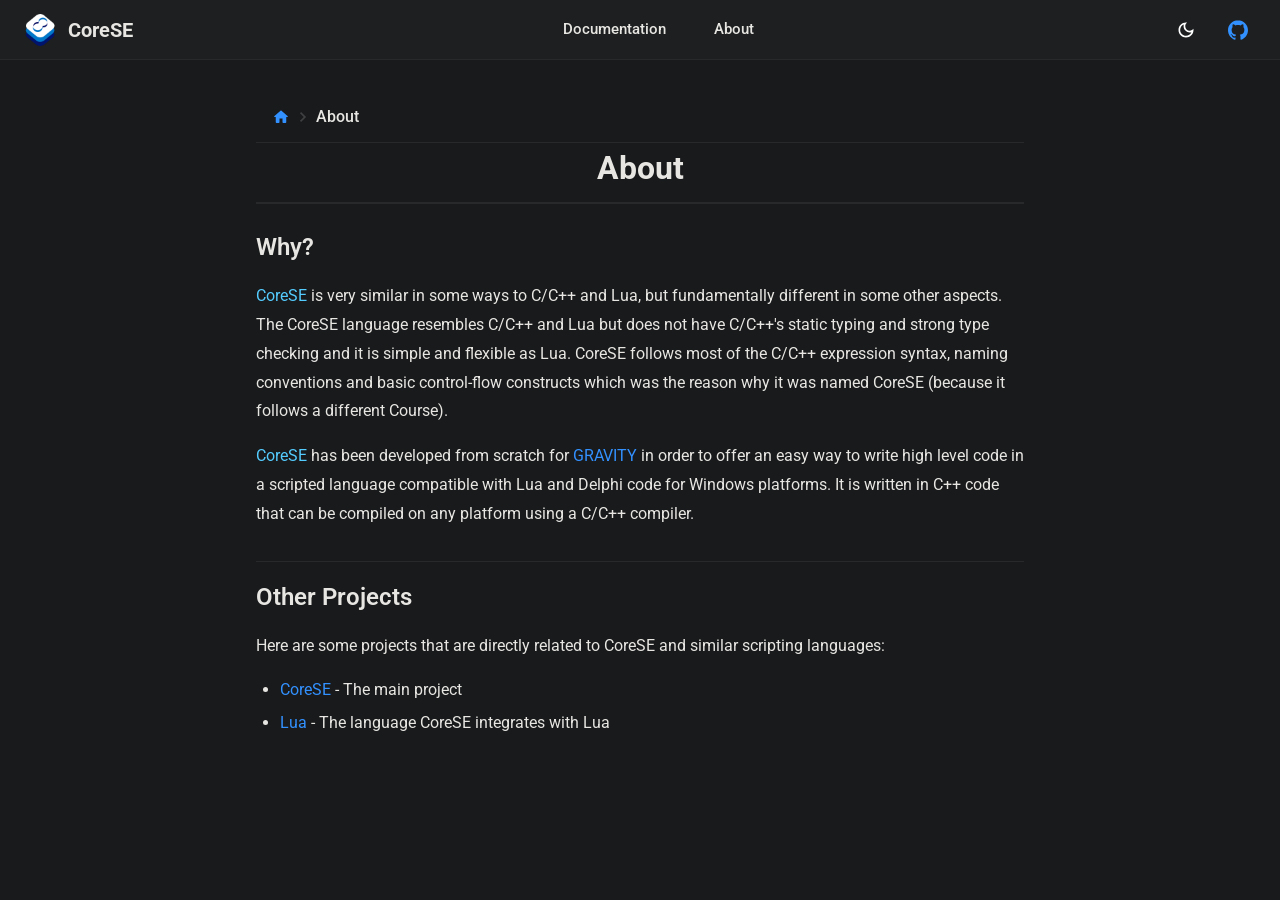
<file: about.html>
<!DOCTYPE html>
<!--
  Credits for the first Template Idea: freeCodeCamp.org
  Credits for the content, styling, logo, icon, favicon, accessibility and additional content: sdkitagawa
-->
<html lang="en">
<head>
  <meta charset="utf-8" />
  <meta name="viewport" content="width=device-width, initial-scale=1.0" />
  <meta name="theme-color" content="#1d1f20" />
  <link rel="stylesheet" href="css/prism.css" />
  <link rel="stylesheet" href="css/styles.css" />
  <link rel="shortcut icon" href="./assets/icon/favicon.ico" type="image/x-icon">
  <link rel="icon" type="image/png" href="./assets/icon/favicon.png" />
  <title>CoreSE - About</title>
</head>
<body class="about-page">
  <input class="hamburger-menu" id="hamburger-toggle" type="checkbox">
  <nav class="navbar">
    <div class="navbar-left">
      <label class="hamburger-label" for="hamburger-toggle">
        <div class="toggle">
          <span class="top-line common"></span>
          <span class="middle-line common"></span>
          <span class="bottom-line common"></span>
        </div>
      </label>
      <a class="navbar-brand" href="/">
        <img src="./assets/images/logo.png" class="navbar-logo" alt="CoreSE Logo">
        <span class="navbar-title">CoreSE</span>
      </a>
    </div>
    <div class="navbar-center">
      <a class="navbar-link" href="index.html">Documentation</a>
      <a class="navbar-link" href="about.html">About</a>
    </div>
    <div class="navbar-right">
      <button class="theme-toggle" id="theme-toggle" aria-label="Toggle theme">
        <svg class="sun-icon" viewBox="0 0 24 24" width="20" height="20">
          <path fill="currentColor" d="M12,7c-2.76,0-5,2.24-5,5s2.24,5,5,5s5-2.24,5-5S14.76,7,12,7L12,7z M2,13l2,0c0.55,0,1-0.45,1-1s-0.45-1-1-1l-2,0c-0.55,0-1,0.45-1,1S1.45,13,2,13z M20,13l2,0c0.55,0,1-0.45,1-1s-0.45-1-1-1l-2,0c-0.55,0-1,0.45-1,1S19.45,13,20,13z M11,2v2c0,0.55,0.45,1,1,1s1-0.45,1-1V2c0-0.55-0.45-1-1-1S11,1.45,11,2z M11,20v2c0,0.55,0.45,1,1,1s1-0.45,1-1v-2c0-0.55-0.45-1-1-1C11.45,19,11,19.45,11,20z M5.99,4.58c-0.39-0.39-1.03-0.39-1.41,0c-0.39,0.39-0.39,1.03,0,1.41l1.06,1.06c0.39,0.39,1.03,0.39,1.41,0s0.39-1.03,0-1.41L5.99,4.58z M18.36,16.95c-0.39-0.39-1.03-0.39-1.41,0c-0.39,0.39-0.39,1.03,0,1.41l1.06,1.06c0.39,0.39,1.03,0.39,1.41,0c0.39-0.39,0.39-1.03,0-1.41L18.36,16.95z M19.42,5.99c0.39-0.39,0.39-1.03,0-1.41c-0.39-0.39-1.03-0.39-1.41,0l-1.06,1.06c-0.39,0.39-0.39,1.03,0,1.41s1.03,0.39,1.41,0L19.42,5.99z M7.05,18.36c0.39-0.39,0.39-1.03,0-1.41c-0.39-0.39-1.03-0.39-1.41,0l-1.06,1.06c-0.39,0.39-0.39,1.03,0,1.41s1.03,0.39,1.41,0L7.05,18.36z"/>
        </svg>
        <svg class="moon-icon" viewBox="0 0 24 24" width="20" height="20">
          <path fill="currentColor" d="M9.37,5.51C9.19,6.15,9.1,6.82,9.1,7.5c0,4.08,3.32,7.4,7.4,7.4c0.68,0,1.35-0.09,1.99-0.27C17.45,17.19,14.93,19,12,19c-3.86,0-7-3.14-7-7C5,9.07,6.81,6.55,9.37,5.51z M12,3c-4.97,0-9,4.03-9,9s4.03,9,9,9s9-4.03,9-9c0-0.46-0.04-0.92-0.1-1.36c-0.98,1.37-2.58,2.26-4.4,2.26c-2.98,0-5.4-2.42-5.4-5.4c0-1.81,0.89-3.42,2.26-4.4C12.92,3.04,12.46,3,12,3L12,3z"/>
        </svg>
      </button>
      <a class="github-link" href="https://github.com/sdkitagawa/corese" target="_blank" rel="noopener">
        <svg viewBox="0 0 24 24" width="20" height="20">
          <path fill="currentColor" d="M12,0.297c-6.63,0-12,5.373-12,12c0,5.303,3.438,9.8,8.205,11.385c0.6,0.113,0.82-0.258,0.82-0.577c0-0.285-0.01-1.04-0.015-2.04c-3.338,0.72-4.042-1.61-4.042-1.61C4.422,18.07,3.633,17.7,3.633,17.7c-1.087-0.744,0.084-0.729,0.084-0.729c1.205,0.084,1.838,1.236,1.838,1.236c1.07,1.835,2.809,1.305,3.495,0.998c0.108-0.776,0.417-1.305,0.76-1.605c-2.665-0.3-5.466-1.332-5.466-5.93c0-1.31,0.465-2.38,1.235-3.22c-0.135-0.303-0.54-1.523,0.105-3.176c0,0,1.005-0.322,3.3,1.23c0.96-0.267,1.983-0.399,3.003-0.404c1.02,0.005,2.047,0.137,3.006,0.404c2.291-1.552,3.297-1.23,3.297-1.23c0.645,1.653,0.24,2.873,0.12,3.176c0.765,0.84,1.23,1.91,1.23,3.22c0,4.61-2.805,5.625-5.475,5.92c0.42,0.36,0.81,1.096,0.81,2.22c0,1.606-0.015,2.896-0.015,3.286c0,0.315,0.21,0.696,0.825,0.57c4.765-1.589,8.2-6.085,8.2-11.385c0-6.627-5.373-12-12-12"/>
        </svg>
      </a>
    </div>
  </nav>
  <div class="sidebar">
    <aside>
      <nav id="navbar">
        <header class="sidebar-header">CoreSE Documentation</header>
          <ul>
              <li class="mobile-only"><a class="nav-link" href="index.html" aria-label="Documentation page">Documentation</a></li>
              <li class="mobile-only"><a class="nav-link" href="about.html" aria-label="About page">About</a></li>
              <li><a class="nav-link" href="index.html#Introduction" aria-label="Introduction section">Introduction</a></li>
              <li><a class="nav-link" href="index.html#Hello_World" aria-label="Hello World section">Hello World</a></li>
              <li><a class="nav-link" href="index.html#Variables" aria-label="Variables section">Variables</a></li>
              <li><a class="nav-link" href="index.html#Prefix_Operator" aria-label="Prefix Operators section">Prefix Operator</a></li>
              <li><a class="nav-link" href="index.html#Declaring_Variables" aria-label="Variable Declaration section">Declaring Variables</a></li>
              <li><a class="nav-link" href="index.html#Variable_Scope" aria-label="Variable Scope section">Variable Scope</a></li>
              <li><a class="nav-link" href="index.html#Global_Prefix" aria-label="Global Prefixes section">Global Prefix</a></li>
              <li><a class="nav-link" href="index.html#AI_Prefix" aria-label="AI Prefix section">AI Prefix</a></li>
              <li><a class="nav-link" href="index.html#Global_Prefix_Constants" aria-label="Global Prefix Constants section">Global Prefix Constants</a></li>
              <li><a class="nav-link" href="index.html#Local_Prefix_Constants" aria-label="Local Prefix Constants section">Local Prefix Constants</a></li>
              <li><a class="nav-link" href="index.html#Instance_Prefix" aria-label="Instance Prefix section">Instance Prefix</a></li>
              <li><a class="nav-link" href="index.html#Data_Type_Postfix" aria-label="Data Type Postfix section">Data Type Postfix</a></li>
              <li><a class="nav-link" href="index.html#Array_Data_Type" aria-label="Array Data Type section">Array Data Type</a></li>
              <li><a class="nav-link" href="index.html#If_and_Else_Statement" aria-label="If and Else section">If and Else Statement</a></li>
              <li><a class="nav-link" href="index.html#Switch_and_Case_Statement" aria-label="Switch and Case section">Switch and Case Statement</a></li>
              <li><a class="nav-link" href="index.html#While_Statement" aria-label="While Statement section">While Statement</a></li>
              <li><a class="nav-link" href="index.html#For_Statement" aria-label="For Statement section">For Statement</a></li>
              <li><a class="nav-link" href="index.html#Do_Statement" aria-label="Do Statement section">Do Statement</a></li>
              <li><a class="nav-link" href="index.html#Freeloop_Statement" aria-label="Freeloop Statement section">Freeloop Statement</a></li>
              <li><a class="nav-link" href="index.html#Function_Declarations" aria-label="Function Declarations section">Function Declarations</a></li>
          </ul>
      </nav>
    </aside>
  </div>
  <main id="main-doc" class="about-page">
    <nav class="breadcrumbs" aria-label="Breadcrumbs">
      <ul>
        <li class="arrow_character_item"><a href="index.html" class="breadcrumb-home" aria-label="Home page"><svg viewBox="0 0 24 24" width="18" height="18"><path fill="currentColor" d="M10 19v-5h4v5c0 .55.45 1 1 1h3c.55 0 1-.45 1-1v-7h1.7c.46 0 .68-.57.33-.87L12.67 3.6c-.38-.34-.96-.34-1.34 0l-8.36 7.53c-.34.3-.13.87.33.87H5v7c0 .55.45 1 1 1h3c.55 0 1-.45 1-1z"/></svg></a></li>
        <li class="arrow_character_item"><span>About</span></li>
      </ul>
    </nav>
    <section class="main-section" id="About">
      <header class="header-control">About</header>
      
      <h2 id="why">Why?</h2>
      <p><span class="code-scope">CoreSE</span> is very similar in some ways to C/C++ and Lua, but fundamentally different in some other aspects. The CoreSE language resembles C/C++ and Lua but does not have C/C++'s static typing and strong type checking and it is simple and flexible as Lua. CoreSE follows most of the C/C++ expression syntax, naming conventions and basic control-flow constructs which was the reason why it was named CoreSE (because it follows a different Course).</p>
      <p><span class="code-scope">CoreSE</span> has been developed from scratch for <a href="https://www.gravity.co.kr/" target="_blank">GRAVITY</a> in order to offer an easy way to write high level code in a scripted language compatible with Lua and Delphi code for Windows platforms. It is written in C++ code that can be compiled on any platform using a C/C++ compiler.</p>

      <h2 id="other-projects">Other Projects</h2>
      <p>Here are some projects that are directly related to CoreSE and similar scripting languages:</p>
      <ul class="good-practices-list">
        <li><a href="https://github.com/sdkitagawa/corese" target="_blank" rel="noopener">CoreSE</a> - The main project</li>
        <li><a href="https://github.com/lua/lua" target="_blank" rel="noopener">Lua</a> - The language CoreSE integrates with Lua</li>
      </ul>

    </section>
  </main>
  <script src="js/script.js"></script>
</body>
</html>
</file>
<file: css/prism.css>
/* Prism.js Theme for CoreSE Documentation */

/* Base code styles - keep original colors from styles.css */
code[class*="language-"],
pre[class*="language-"] {
  font-family: "Fira Code", "Consolas", "Monaco", "Andale Mono", "Ubuntu Mono", monospace;
  font-size: 0.9rem;
  text-align: left;
  white-space: pre;
  word-spacing: normal;
  word-break: normal;
  word-wrap: normal;
  line-height: 1.4;
  tab-size: 2;
  hyphens: none;
}

pre[class*="language-"] {
  padding: 0.25rem;
  margin: 1rem 0;
  overflow: auto;
  border-radius: 8px;
  background: #1d1f20;
  border: 1px solid #27292a;
}

html[data-theme="light"] pre[class*="language-"] {
  background: #f5f5f5;
  border: 1px solid #e0e0e0;
}

/* Let the manual highlighting from index.html take priority */
/* Commented out - was blocking manual highlighting */
/* pre[class*="language-"] .code-keyword, */
/* pre[class*="language-"] .code-string, */
/* pre[class*="language-"] .code-number, */
/* pre[class*="language-"] .code-common, */
/* pre[class*="language-"] .code-array, */
/* pre[class*="language-"] .code-array-position, */
/* pre[class*="language-"] .code-scope, */
/* pre[class*="language-"] .code-event, */
/* pre[class*="language-"] .code-function, */
/* pre[class*="language-"] .code-comment, */
/* pre[class*="language-"] .code-script { */
/*   color: inherit; */
/*   background: none; */
/* } */

/* Code block wrapper */
.code-block-wrapper {
  position: relative;
  margin: 1rem 0;
  display: flex;
  flex-direction: column;
  min-width: 0;
  overflow: hidden;
  border-radius: 8px;
  border: 1px solid #27292a;
}

.code-block-wrapper > * {
  width: 100%;
  min-width: 0;
}

.code-block-header {
  display: flex;
  justify-content: space-between;
  align-items: center;
  background: #27292a;
  border: 1px solid #27292a;
  border-bottom: none;
  border-radius: 8px 8px 0 0;
  padding: 0.5rem 1rem;
  font-size: 0.8rem;
  color: #b7b1a8;
  min-width: 0;
  flex-shrink: 0;
  overflow: hidden;
}

.code-block-title {
  white-space: nowrap;
  overflow: hidden;
  text-overflow: ellipsis;
}

.code-block-wrapper pre[class*="language-"] {
  margin: 0;
  border-radius: 0 0 8px 8px;
  border-top: none;
  overflow: hidden;
}

.code-block-wrapper pre[class*="language-"] code,
.code-block-wrapper > pre > code,
.code-block-wrapper code {
  display: block;
  margin: 0 !important;
  padding: 1.25rem 1.5rem !important;
  border-radius: 0 !important;
  background: transparent !important;
  border: none !important;
  overflow: hidden;
}

html[data-theme="light"] .code-block-header {
  background: #e0e0e0;
  border-color: #e0e0e0;
  color: #666666;
}

html[data-theme="light"] .code-block-wrapper {
  border-color: #e0e0e0;
}

/* Copy button */
.copy-button {
  display: flex;
  align-items: center;
  justify-content: center;
  width: 32px;
  height: 28px;
  background: transparent;
  border: 1px solid #444;
  border-radius: 4px;
  cursor: pointer;
  color: #b7b1a8;
  transition: all 0.2s ease;
}

.copy-button:hover {
  background: rgba(255, 255, 255, 0.1);
  color: #e8e6e3;
}

.copy-button.copied {
  color: #98f161;
  border-color: #98f161;
}

.copy-button svg {
  width: 16px;
  height: 16px;
}

html[data-theme="light"] .copy-button {
  border-color: #ccc;
  color: #666;
}

html[data-theme="light"] .copy-button:hover {
  background: rgba(0, 0, 0, 0.05);
  color: #1d1f20;
}

/* Scrollbar styling */
pre[class*="language-"]::-webkit-scrollbar {
  height: 8px;
  width: 8px;
}

pre[class*="language-"]::-webkit-scrollbar-track {
  background: #1d1f20;
}

pre[class*="language-"]::-webkit-scrollbar-thumb {
  background: #444;
  border-radius: 4px;
}

pre[class*="language-"]::-webkit-scrollbar-thumb:hover {
  background: #555;
}

html[data-theme="light"] pre[class*="language-"]::-webkit-scrollbar-track {
  background: #f5f5f5;
}

html[data-theme="light"] pre[class*="language-"]::-webkit-scrollbar-thumb {
  background: #ccc;
}

html[data-theme="light"] pre[class*="language-"]::-webkit-scrollbar-thumb:hover {
  background: #bbb;
}
</file>
<file: css/styles.css>
@charset "utf-8";
@import url("https://fonts.googleapis.com/css2?family=Roboto:wght@400;500;700&display=swap");

:root {
  --default-black: #1d1f20;
  --secondary-black: #27292a;
  --default-white: #e8e6e3;
  --body-bg: #181a1b;
  --anchor-default: #3391ff;
  --anchor-hover: #62ffdf;
  --anchor-visited: #62b8ff;
  --primary-color: #3578e5;
  --code-keyword: #c8c3bc;
  --code-string: #988f81;
  --code-number: #ff61b9;
  --code-common-operator: #af8c6a;
  --code-array: #98f161;
  --code-array-position: #cadc35;
  --code-scope: #55ccff;
  --code-event: #4ec9b0;
  --code-function: #df5571;
  --code-comment: #41ac91;
  --code-script: #b6ff3d;
  --navbar-height: 60px;
  --sidebar-width: 280px;
  --transition-speed: 0.3s;
}

[data-theme="light"] {
  --default-black: #f5f5f5;
  --secondary-black: #e0e0e0;
  --default-white: #1d1f20;
  --body-bg: #ffffff;
  --anchor-default: #3578e5;
  --anchor-hover: #1a5bc9;
  --anchor-visited: #285ab8;
  --code-keyword: #0000ff;
  --code-string: #a31515;
  --code-number: #098658;
  --code-common-operator: #000000;
  --code-array: #267f99;
  --code-array-position: #001080;
  --code-scope: #2b91af;
  --code-event: #74531f;
  --code-function: #795e26;
  --code-comment: #008000;
  --code-script: #0000ff;
}

* {
  margin: 0;
  padding: 0;
  box-sizing: border-box;
}

html {
  color-scheme: dark;
  scroll-behavior: smooth;
}

html[data-theme="light"] {
  color-scheme: light;
}

body {
  min-width: 320px;
  font-family: Roboto, -apple-system, BlinkMacSystemFont, "Segoe UI", Arial, sans-serif;
  background-color: var(--body-bg);
  color: var(--default-white);
  line-height: 1.6;
}

html[data-theme="light"] body {
  background-color: var(--body-bg);
  color: #1d1f20;
}

a {
  color: var(--anchor-default);
  text-decoration: none;
  transition: color var(--transition-speed) ease;
}

a:hover {
  color: var(--anchor-hover);
}

a:visited {
  color: var(--anchor-visited);
}

.navbar {
  position: fixed;
  top: 0;
  left: 0;
  right: 0;
  height: var(--navbar-height);
  background-color: var(--default-black);
  border-bottom: 1px solid var(--secondary-black);
  display: flex;
  align-items: center;
  justify-content: space-between;
  padding: 0 1.5rem;
  z-index: 1000;
  transition: background-color var(--transition-speed) ease;
}

[data-theme="light"] .navbar {
  background-color: #ffffff;
  border-bottom: 1px solid #e0e0e0;
}

.navbar-left {
  display: flex;
  align-items: center;
  gap: 1rem;
}

@media (min-width: 996px) {
  .hamburger-label {
    display: none !important;
  }
}

.navbar-brand {
  display: flex;
  align-items: center;
  gap: 0.75rem;
  color: var(--default-white);
  font-weight: 700;
  font-size: 1.25rem;
}

html[data-theme="light"] .navbar-brand {
  color: #1d1f20;
}

.navbar-brand:hover {
  color: var(--anchor-default);
}

.navbar-logo {
  width: 32px;
  height: 32px;
  object-fit: contain;
}

.navbar-center {
  display: none;
}

@media (min-width: 996px) {
  .navbar-center {
    display: flex;
    gap: 2rem;
    margin-left: 1rem;
  }
}

.navbar-link {
  color: var(--default-white);
  font-weight: 500;
  font-size: 0.95rem;
  padding: 0.5rem;
  border-radius: 4px;
  transition: all var(--transition-speed) ease;
}

html[data-theme="light"] .navbar-link {
  color: #1d1f20;
}

.navbar-link:hover {
  color: var(--anchor-default);
  background-color: rgba(255, 255, 255, 0.1);
}

html[data-theme="light"] .navbar-link:hover {
  background-color: rgba(0, 0, 0, 0.05);
}

.navbar-right {
  display: flex;
  align-items: center;
  gap: 1rem;
}

.hamburger-label {
  display: flex;
  align-items: center;
  justify-content: center;
  cursor: pointer;
  padding: 0.5rem;
  border-radius: 4px;
  transition: background-color var(--transition-speed) ease;
}

.hamburger-label:hover {
  background-color: rgba(255, 255, 255, 0.1);
}

[data-theme="light"] .hamburger-label:hover {
  background-color: rgba(0, 0, 0, 0.05);
}

.toggle {
  width: 24px;
  height: 24px;
  position: relative;
}

.toggle .top-line {
  position: absolute;
  top: 30%;
  left: 50%;
  width: 25px;
  height: 2px;
  background-color: var(--default-white);
  border-radius: 2px;
  transform: translate(-50%, -50%);
  transition: all var(--transition-speed) ease;
}

.toggle .middle-line {
  position: absolute;
  top: 50%;
  left: 50%;
  width: 25px;
  height: 2px;
  background-color: var(--default-white);
  border-radius: 2px;
  transform: translate(-50%, -50%);
  transition: all var(--transition-speed) ease;
}

.toggle .bottom-line {
  position: absolute;
  top: 70%;
  left: 50%;
  width: 25px;
  height: 2px;
  background-color: var(--default-white);
  border-radius: 2px;
  transform: translate(-50%, -50%);
  transition: all var(--transition-speed) ease;
}

[data-theme="light"] .toggle .top-line,
[data-theme="light"] .toggle .middle-line,
[data-theme="light"] .toggle .bottom-line {
  background-color: #1d1f20;
}

.hamburger-menu:checked ~ .navbar .hamburger-label .toggle .top-line {
  top: 10px;
  left: 0px;
  width: 25px;
  transform: rotate(45deg);
}

.hamburger-menu:checked ~ .navbar .hamburger-label .toggle .middle-line {
  opacity: 0;
  transform: translateX(20px);
}

.hamburger-menu:checked ~ .navbar .hamburger-label .toggle .bottom-line {
  top: 10px;
  left: 0px;
  width: 25px;
  transform: rotate(-45deg);
}

.hamburger-menu {
  display: none;
}

.theme-toggle {
  display: flex;
  align-items: center;
  justify-content: center;
  width: 36px;
  height: 36px;
  border: none;
  background: transparent;
  cursor: pointer;
  border-radius: 50%;
  transition: background-color var(--transition-speed) ease;
}

.theme-toggle:hover {
  background-color: rgba(255, 255, 255, 0.1);
}

[data-theme="light"] .theme-toggle:hover {
  background-color: rgba(0, 0, 0, 0.05);
}

.theme-toggle svg {
  fill: var(--default-white);
  transition: fill var(--transition-speed) ease;
}

[data-theme="light"] .theme-toggle svg {
  fill: #1d1f20;
}

.sun-icon {
  display: none;
}

.moon-icon {
  display: block;
}

[data-theme="light"] .sun-icon {
  display: block;
}

[data-theme="light"] .moon-icon {
  display: none;
}

.github-link {
  display: flex;
  align-items: center;
  justify-content: center;
  width: 36px;
  height: 36px;
  border-radius: 50%;
  transition: background-color var(--transition-speed) ease;
}

.github-link:hover {
  background-color: rgba(255, 255, 255, 0.1);
}

[data-theme="light"] .github-link:hover {
  background-color: rgba(0, 0, 0, 0.05);
}

.github-link svg {
  fill: var(--default-white);
  transition: fill var(--transition-speed) ease;
}

[data-theme="light"] .github-link svg {
  fill: #1d1f20;
}

.sidebar {
  position: fixed;
  top: var(--navbar-height);
  left: 0;
  width: var(--sidebar-width);
  height: calc(100vh - var(--navbar-height));
  background-color: var(--default-black);
  border-right: 1px solid var(--secondary-black);
  overflow-y: auto;
  transition: transform var(--transition-speed) ease, background-color var(--transition-speed) ease;
  z-index: 999;
  display: block;
  visibility: visible;
}

[data-theme="light"] .sidebar {
  background-color: #ffffff;
  border-right: 1px solid #e0e0e0;
}

@media (max-width: 995px) {
  .sidebar {
    transform: translateX(-100%);
    width: 280px;
    box-shadow: 2px 0 10px rgba(0, 0, 0, 0.3);
  }

  .hamburger-menu:checked ~ .sidebar {
    transform: translateX(0);
  }

  .mobile-only {
    display: block;
  }
}

@media (min-width: 996px) {
  .mobile-only {
    display: none;
  }
}

body.about-page .hamburger-menu:checked ~ .sidebar {
  transform: translateX(0);
}

#navbar {
  padding: 1rem 0;
}

.sidebar-header {
  padding: 1rem 1.5rem;
  font-size: 1.1rem;
  font-weight: 700;
  color: var(--default-white);
  border-bottom: 1px solid var(--secondary-black);
}

[data-theme="light"] .sidebar-header {
  color: #1d1f20;
  border-bottom-color: #e0e0e0;
}

#navbar ul {
  list-style: none;
  padding: 0;
  margin: 0;
}

#navbar li {
  position: relative;
}

#navbar a {
  display: block;
  padding: 0.75rem 1.5rem;
  color: #b7b1a8;
  font-size: 0.95rem;
  transition: all var(--transition-speed) ease;
  border-left: 3px solid transparent;
}

[data-theme="light"] #navbar a {
  color: #666666;
}

#navbar a:hover {
  color: var(--default-white);
  background-color: rgba(255, 255, 255, 0.05);
  border-left-color: var(--primary-color);
}

html[data-theme="light"] #navbar a:hover {
  color: #1d1f20;
  background-color: rgba(0, 0, 0, 0.05);
}

[data-theme="light"] #navbar a:hover {
  color: #3578e5;
}

#main-doc {
  margin-top: var(--navbar-height);
  margin-left: var(--sidebar-width);
  padding: 2rem 3rem;
  min-height: calc(100vh - var(--navbar-height));
  max-width: 900px;
}

@media (max-width: 995px) {
  #main-doc {
    margin-left: 0;
    padding: 1.5rem;
  }
}

.main-section {
  margin-bottom: 3rem;
}

.main-section header {
  font-size: 2rem;
  font-weight: 700;
  margin-bottom: 1.5rem;
  padding-bottom: 0.5rem;
  border-bottom: 2px solid var(--secondary-black);
}

[data-theme="light"] .main-section header {
  border-bottom-color: #e0e0e0;
}

.main-section p {
  margin-bottom: 1rem;
  line-height: 1.8;
}

.main-section h1 {
  font-size: 1.5rem;
  font-weight: 600;
  margin: 2rem 0 1rem;
  color: var(--default-white);
}

html[data-theme="light"] .main-section h1 {
  color: #1d1f20;
}

.about-page #main-doc {
  margin-left: auto;
  margin-right: auto;
  max-width: 800px;
}

.about-page .main-section {
  text-align: center;
}

.about-page .main-section h2 {
  font-size: 1.5rem;
  font-weight: 600;
  margin: 2rem 0 1rem;
  text-align: left;
  padding-top: 1rem;
  border-top: 1px solid var(--secondary-black);
}

.about-page .main-section h2:first-of-type {
  margin-top: 1rem;
  border-top: none;
  padding-top: 0;
}

.about-page .main-section p {
  text-align: left;
}

.about-page .main-section ul {
  text-align: left;
  margin-left: 1.5rem;
}

code {
  display: block;
  background-color: var(--default-black);
  color: var(--code-keyword);
  padding: 1.25rem 1.5rem;
  margin: 1rem 0;
  border-radius: 6px;
  font-family: "Fira Code", "Consolas", "Monaco", monospace;
  font-size: 0.9rem;
  line-height: 1.6;
  overflow-x: auto;
  white-space: pre;
}

html[data-theme="light"] code {
  background-color: #f5f5f5;
  color: #1d1f20;
  border: 1px solid #e0e0e0;
}

code span {
  display: inline;
}

.code-keyword { color: var(--code-keyword); }
.code-string { color: var(--code-string); }
.code-number { color: var(--code-number); }
.code-common { color: var(--code-common-operator); }
.code-array { color: var(--code-array); }
.code-array-position { color: var(--code-array-position); }
.code-scope { color: var(--code-scope); }
.code-event { color: var(--code-event); }
.code-function { color: var(--code-function); }
.code-comment { color: var(--code-comment); }
.code-script { color: var(--code-script); }

html[data-theme="light"] .code-keyword { color: #0000ff; }
html[data-theme="light"] .code-string { color: #a31515; }
html[data-theme="light"] .code-number { color: #098658; }
html[data-theme="light"] .code-common { color: #000000; }
html[data-theme="light"] .code-array { color: #267f99; }
html[data-theme="light"] .code-array-position { color: #001080; }
html[data-theme="light"] .code-scope { color: #2b91af; }
html[data-theme="light"] .code-event { color: #74531f; }
html[data-theme="light"] .code-function { color: #795e26; }
html[data-theme="light"] .code-comment { color: #008000; }
html[data-theme="light"] .code-script { color: #0000ff; }

table {
  width: 100%;
  border-collapse: collapse;
  margin: 1.5rem 0;
  background-color: var(--default-black);
  border-radius: 6px;
  overflow: hidden;
}

html[data-theme="light"] table {
  background-color: #f5f5f5;
  border: 1px solid #e0e0e0;
}

table caption {
  padding: 1rem;
  font-size: 1.1rem;
  font-weight: 600;
  text-align: left;
  background-color: var(--secondary-black);
  color: var(--default-white);
}

html[data-theme="light"] table caption {
  background-color: #e0e0e0;
  color: #1d1f20;
}

table th,
table td {
  padding: 0.875rem 1rem;
  text-align: left;
  border-bottom: 1px solid var(--secondary-black);
}

html[data-theme="light"] table th,
html[data-theme="light"] table td {
  border-bottom-color: #e0e0e0;
}

table th {
  background-color: rgba(255, 255, 255, 0.05);
  font-weight: 600;
}

html[data-theme="light"] table th {
  background-color: rgba(0, 0, 0, 0.05);
}

.good-practices-list {
  margin-left: 3rem;
  margin-bottom: 1rem;
}

.good-practices-list li {
  margin-bottom: 0.5rem;
  line-height: 1.6;
}

.good-practices-list li > ul {
  margin-top: 0.75rem;
  margin-left: 1rem;
  padding-left: 1rem;
}

.paragraph-padding {
  margin-bottom: 1rem;
}

.section-padding {
  padding-top: 1rem;
}

.li-fixer {
  margin-bottom: 0.5rem;
  line-height: 1.6;
}

ol {
  margin-left: 1.5rem;
  margin-bottom: 1rem;
}

ol li {
  margin-bottom: 0.5rem;
  line-height: 1.6;
}

.section-padding {
  padding-top: 1.5rem;
  padding-bottom: 1rem;
}

@media (max-width: 600px) {
  .navbar {
    padding: 0 1rem;
  }

  #main-doc {
    padding: 1rem;
  }

  .main-section header {
    font-size: 1.5rem;
  }

  code {
    padding: 1rem;
    font-size: 0.85rem;
  }

  table {
    font-size: 0.85rem;
  }

  table th,
  table td {
    padding: 0.5rem;
  }
}

.about-page #main-doc {
  max-width: 800px;
  margin-left: auto;
  margin-right: auto;
  padding-left: 1rem;
  padding-right: 1rem;
}

@media (min-width: 996px) {
  body:has(.about-page) .sidebar {
    display: none;
  }

  .about-page #main-doc {
    margin-left: auto !important;
    margin-right: auto !important;
    max-width: 800px;
  }
}

/* Breadcrumbs */
.breadcrumbs {
  padding: 0.75rem 1rem;
  border-bottom: 1px solid #27292a;
}

.breadcrumbs ul {
  display: flex;
  align-items: center;
  list-style: none;
  margin: 0;
  padding: 0;
}

.arrow_character_item {
  display: flex;
  align-items: center;
}

.arrow_character_item:not(:last-child):after {
  content: "";
  display: inline-block;
  width: 10px;
  height: 10px;
  margin: 0 0.5rem;
  background: url("data:image/svg+xml,%3Csvg xmlns='http://www.w3.org/2000/svg' viewBox='0 0 256 256'%3E%3Cpath d='M79.093,0 L48.907,30.187 L146.72,128 L48.907,225.813 L79.093,256 L207.093,128 Z' fill='%23666'/%3E%3C/svg%3E") center no-repeat;
  background-size: contain;
  opacity: 0.5;
}

.breadcrumb-home {
  display: flex;
  align-items: center;
  color: var(--anchor-default);
  text-decoration: none;
  transition: color 0.2s ease;
}

.breadcrumb-home:hover {
  color: var(--anchor-hover);
}

.arrow_character_item:last-child {
  color: var(--default-white);
  font-weight: 500;
}

[data-theme="light"] .breadcrumbs {
  border-bottom: 1px solid #e0e0e0;
}

[data-theme="light"] .arrow_character_item:not(:last-child):after {
  background: url("data:image/svg+xml,%3Csvg xmlns='http://www.w3.org/2000/svg' viewBox='0 0 256 256'%3E%3Cpath d='M79.093,0 L48.907,30.187 L146.72,128 L48.907,225.813 L79.093,256 L207.093,128 Z' fill='%23666'/%3E%3C/svg%3E") center no-repeat;
  background-size: contain;
}

[data-theme="light"] .arrow_character_item:last-child {
  color: #1d1f20;
}

section[id] {
  scroll-margin-top: 70px;
}
</file>
